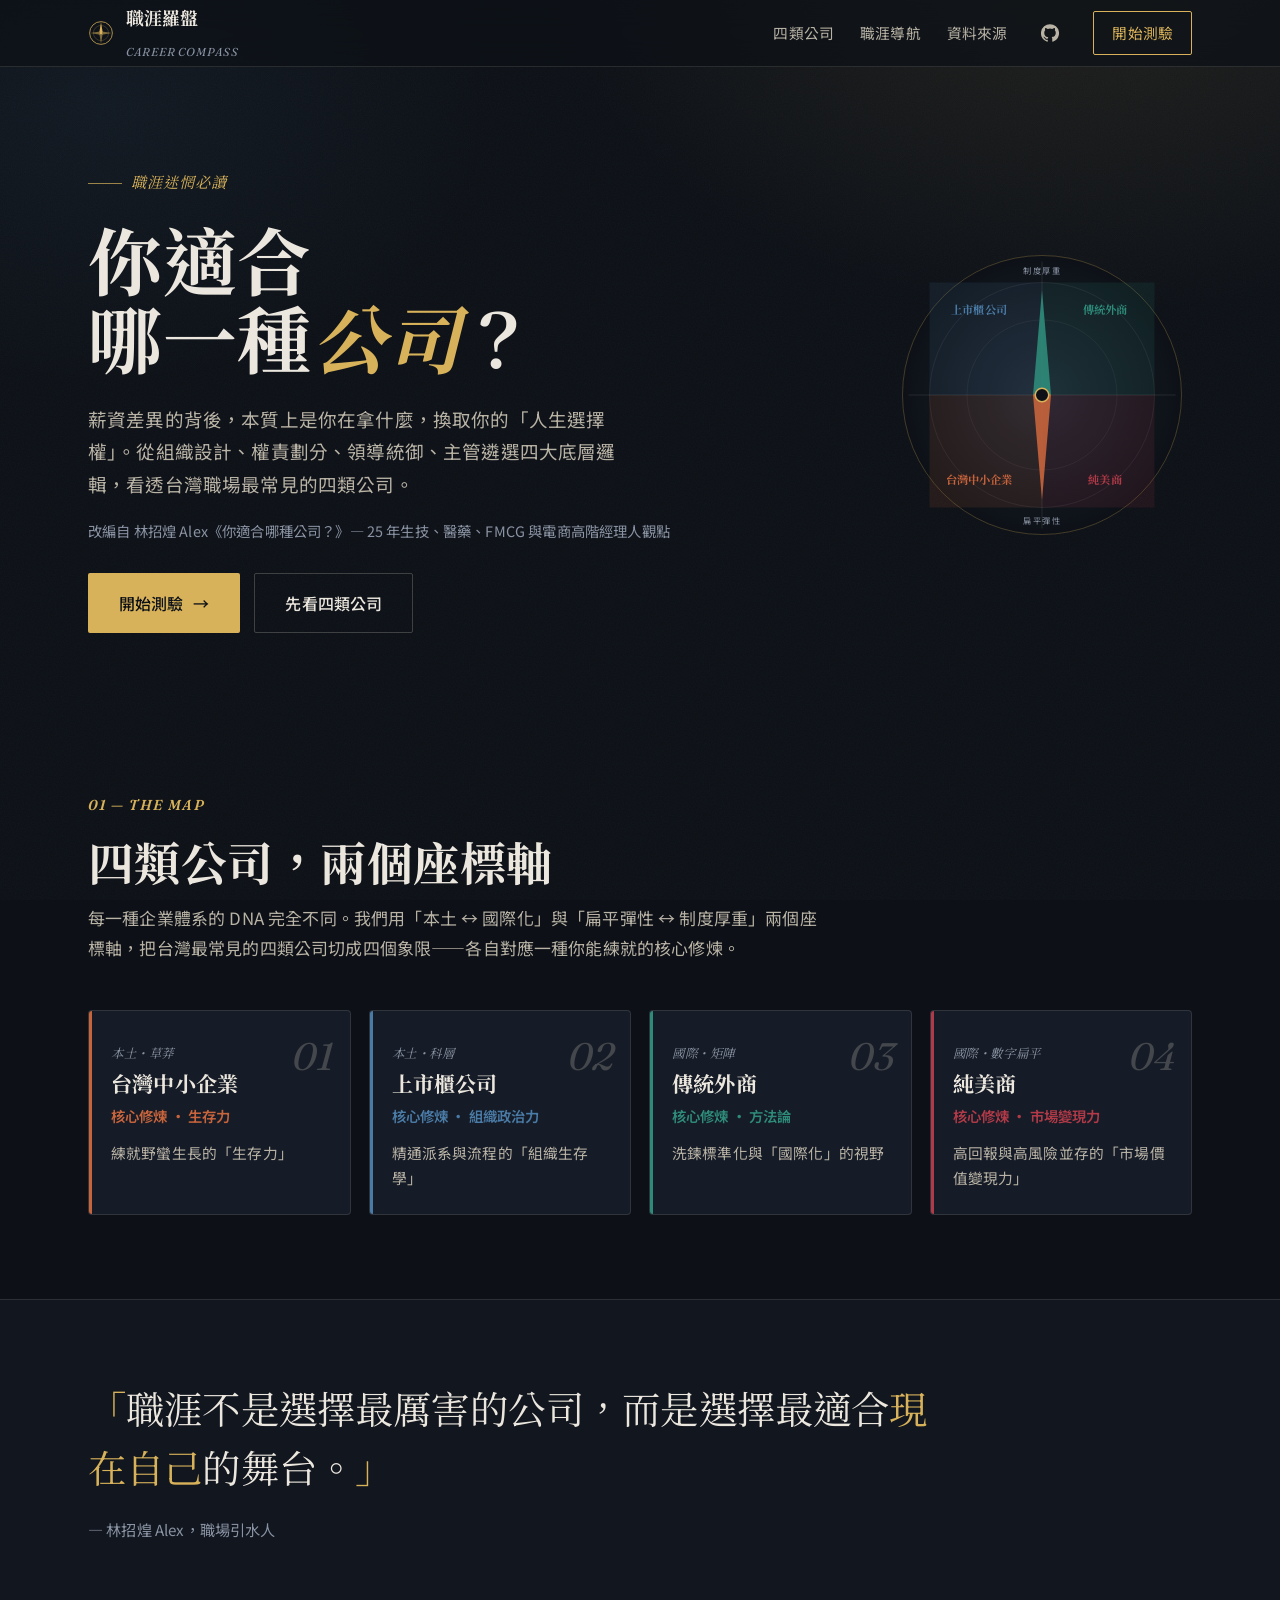
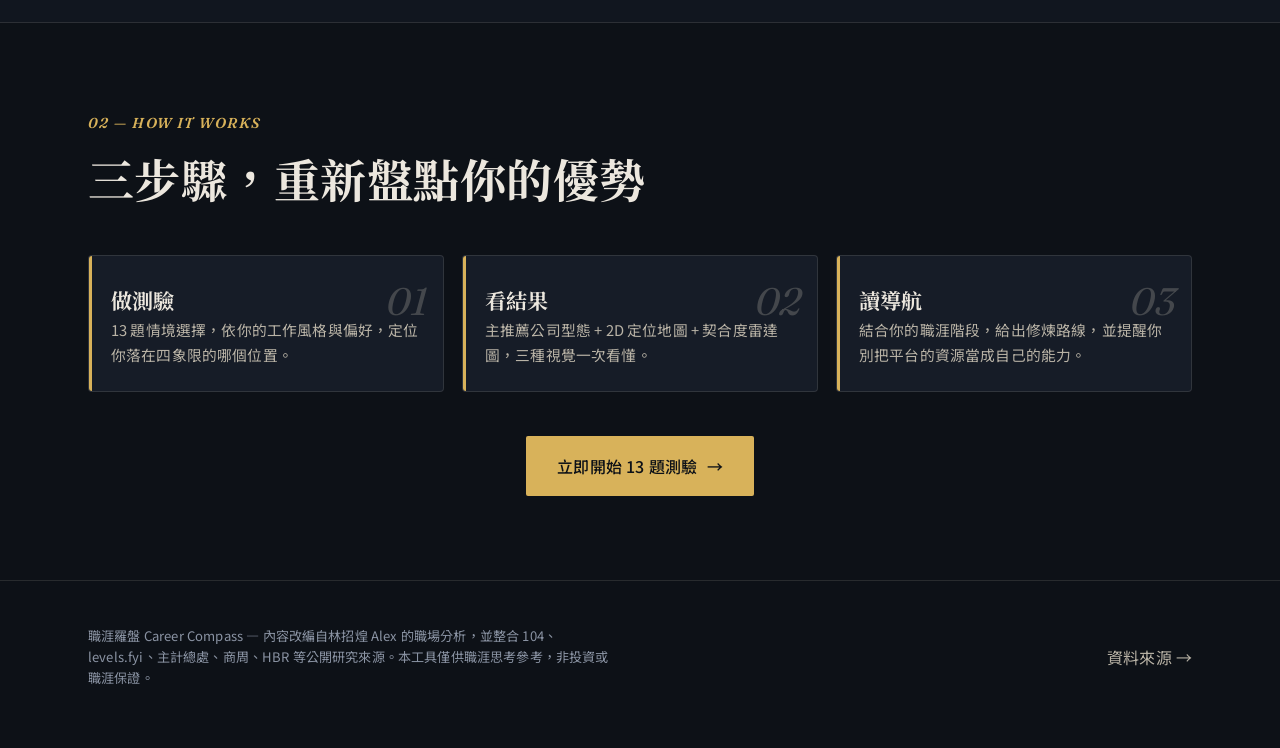
<file: index.html>
<!DOCTYPE html>
<html lang="zh-Hant">
<head>
  <!-- ==== Google Analytics 4 (Measurement ID: G-ELCYE90BPN) ==== -->
  <script async src="https://www.googletagmanager.com/gtag/js?id=G-ELCYE90BPN"></script>
  <script>
    window.dataLayer = window.dataLayer || [];
    function gtag(){ dataLayer.push(arguments); }
    gtag('js', new Date());
    gtag('config', 'G-ELCYE90BPN');
  </script>

<meta charset="UTF-8" />
<meta name="viewport" content="width=device-width, initial-scale=1.0" />
<title>職涯羅盤 Career Compass — 你適合哪一種公司？</title>
<meta property="og:url" content="https://career-choice.peteraim.com/" />
<link rel="canonical" href="https://career-choice.peteraim.com/" />
<meta name="description" content="從組織設計、權責、領導與遴選四大底層邏輯，剖析台灣職場四類公司。做測驗，找出此刻最適合你的舞台，奪回你的人生選擇權。" />
<link rel="preconnect" href="https://fonts.googleapis.com" />
<link rel="preconnect" href="https://fonts.gstatic.com" crossorigin />
<link href="https://fonts.googleapis.com/css2?family=Fraunces:ital,opsz,wght@0,9..144,500;0,9..144,600;1,9..144,500;1,9..144,600&family=Noto+Sans+TC:wght@400;500;700&family=Noto+Serif+TC:wght@500;700;900&display=swap" rel="stylesheet" />
<link rel="stylesheet" href="css/styles.css" />
  <meta property="og:image" content="https://career-choice.peteraim.com/og-image.png">
  <meta property="og:image:width" content="1200">
  <meta property="og:image:height" content="630">
  <meta name="twitter:image" content="https://career-choice.peteraim.com/og-image.png">
  <meta name="twitter:card" content="summary_large_image">
</head>
<body>

<header class="nav">
  <div class="wrap nav-inner">
    <a class="brand" href="index.html">
      <svg class="rose" viewBox="0 0 48 48" fill="none" aria-hidden="true">
        <circle cx="24" cy="24" r="21" stroke="currentColor" stroke-width="1.4"/>
        <circle cx="24" cy="24" r="14" stroke="currentColor" stroke-width="0.8" opacity="0.5"/>
        <path d="M24 4 L27 22 L24 24 L21 22 Z" fill="currentColor"/>
        <path d="M24 44 L21 26 L24 24 L27 26 Z" fill="currentColor" opacity="0.55"/>
        <path d="M4 24 L22 21 L24 24 L22 27 Z" fill="currentColor" opacity="0.55"/>
        <path d="M44 24 L26 27 L24 24 L26 21 Z" fill="currentColor" opacity="0.55"/>
        <circle cx="24" cy="24" r="2.4" fill="currentColor"/>
      </svg>
      <span>職涯羅盤<br><small>CAREER COMPASS</small></span>
    </a>
    <nav class="nav-links">
      <a href="companies.html">四類公司</a>
      <a href="navigator.html">職涯導航</a>
      <a href="sources.html">資料來源</a>
      <a class="nav-gh" href="https://github.com/tingwei161803/career-choice" target="_blank" rel="noopener" aria-label="GitHub repository">
        <svg width="18" height="18" viewBox="0 0 24 24" fill="currentColor" aria-hidden="true"><path d="M12 .3a12 12 0 0 0-3.79 23.4c.6.11.82-.26.82-.58v-2.03c-3.34.72-4.05-1.61-4.05-1.61-.54-1.4-1.33-1.77-1.33-1.77-1.09-.74.08-.73.08-.73 1.2.09 1.83 1.24 1.83 1.24 1.07 1.84 2.81 1.31 3.5 1 .11-.78.42-1.31.76-1.61-2.67-.3-5.47-1.33-5.47-5.93 0-1.31.47-2.38 1.24-3.22-.13-.31-.54-1.53.12-3.18 0 0 1.01-.32 3.3 1.23a11.5 11.5 0 0 1 6 0c2.29-1.55 3.3-1.23 3.3-1.23.66 1.65.25 2.87.12 3.18.77.84 1.24 1.91 1.24 3.22 0 4.61-2.81 5.63-5.48 5.92.43.37.81 1.1.81 2.22v3.29c0 .32.22.7.83.58A12 12 0 0 0 12 .3"/></svg>
      </a>
      <a class="nav-cta" href="quiz.html">開始測驗</a>
    </nav>
    <button class="nav-toggle" aria-label="選單">
      <svg width="26" height="26" viewBox="0 0 24 24" fill="none" stroke="currentColor" stroke-width="1.6"><path d="M3 6h18M3 12h18M3 18h18"/></svg>
    </button>
  </div>
</header>

<main>
<!-- HERO -->
  <section class="hero">
    <div class="wrap hero-grid">
      <div>
        <span class="eyebrow">職涯迷惘必讀</span>
        <h1>你適合<br>哪一種<span class="accent">公司</span>？</h1>
        <p class="lede">薪資差異的背後，本質上是你在拿什麼，換取你的「人生選擇權」。從組織設計、權責劃分、領導統御、主管遴選四大底層邏輯，看透台灣職場最常見的四類公司。</p>
        <p class="byline">改編自 林招煌 Alex《你適合哪種公司？》— 25 年生技、醫藥、FMCG 與電商高階經理人觀點</p>
        <div class="hero-cta">
          <a class="btn btn-gold" href="quiz.html">開始測驗 <span class="arrow">→</span></a>
          <a class="btn btn-ghost" href="companies.html">先看四類公司</a>
        </div>
      </div>
      <div class="compass-art" id="hero-compass"><svg viewBox="0 0 400 400" role="img" aria-label="四象限職涯羅盤"><defs><radialGradient id="g" cx="50%" cy="50%" r="50%"><stop offset="0%" stop-color="#1d2530"></stop><stop offset="100%" stop-color="#0d1117"></stop></radialGradient></defs><circle cx="200" cy="200" r="186" fill="url(#g)" stroke="rgba(216,178,90,.35)" stroke-width="1"></circle><circle cx="200" cy="200" r="150" fill="none" stroke="rgba(232,226,211,.10)"></circle><circle cx="200" cy="200" r="100" fill="none" stroke="rgba(232,226,211,.08)"></circle><line x1="200" y1="22" x2="200" y2="378" stroke="rgba(232,226,211,.14)"></line><line x1="22" y1="200" x2="378" y2="200" stroke="rgba(232,226,211,.14)"></line><path d="M200 200 L50 200 L50 50 L200 50 Z" fill="rgba(74,123,166,0.12)"></path><path d="M200 200 L350 200 L350 50 L200 50 Z" fill="rgba(46,139,122,0.12)"></path><path d="M200 200 L50 200 L50 350 L200 350 Z" fill="rgba(200,100,60,0.12)"></path><path d="M200 200 L350 200 L350 350 L200 350 Z" fill="rgba(178,58,72,0.12)"></path><path d="M200 60 L212 200 L200 210 L188 200 Z" fill="#2E8B7A" opacity=".9"></path><path d="M200 340 L188 200 L200 190 L212 200 Z" fill="#C8643C" opacity=".9"></path><circle cx="200" cy="200" r="9" fill="#0d1117" stroke="var(--gold)" stroke-width="2"></circle><text x="116" y="92" text-anchor="middle" fill="#4A7BA6" font-family="Noto Serif TC,serif" font-weight="700" font-size="15">上市櫃公司</text><text x="284" y="92" text-anchor="middle" fill="#2E8B7A" font-family="Noto Serif TC,serif" font-weight="700" font-size="15">傳統外商</text><text x="116" y="318" text-anchor="middle" fill="#C8643C" font-family="Noto Serif TC,serif" font-weight="700" font-size="15">台灣中小企業</text><text x="284" y="318" text-anchor="middle" fill="#B23A48" font-family="Noto Serif TC,serif" font-weight="700" font-size="15">純美商</text><text x="200" y="38" text-anchor="middle" fill="var(--muted)" font-family="Noto Sans TC,sans-serif" font-size="11" letter-spacing="2">制度厚重</text><text x="200" y="372" text-anchor="middle" fill="var(--muted)" font-family="Noto Sans TC,sans-serif" font-size="11" letter-spacing="2">扁平彈性</text></svg></div>
    </div>
  </section>

  <!-- 2x2 模型 + 四類卡 -->
  <section class="section" id="four">
    <div class="wrap">
      <div class="section-head reveal in">
        <span class="section-num">01 — THE MAP</span>
        <h2>四類公司，兩個座標軸</h2>
        <p>每一種企業體系的 DNA 完全不同。我們用「本土 ↔ 國際化」與「扁平彈性 ↔ 制度厚重」兩個座標軸，把台灣最常見的四類公司切成四個象限——各自對應一種你能練就的核心修煉。</p>
      </div>
      <div class="cards-4" id="cards"><a href="companies.html#sme" class="ccard reveal in" style="--co: #C8643C; --co-soft: rgba(200,100,60,.16); transition-delay: 0s;"><span class="num">01</span><span class="qd">本土・草莽</span><h3>台灣中小企業</h3><span class="ability">核心修煉 · 生存力</span><p>練就野蠻生長的「生存力」</p></a><a href="companies.html#listed" class="ccard reveal in" style="--co: #4A7BA6; --co-soft: rgba(74,123,166,.16); transition-delay: 0.06s;"><span class="num">02</span><span class="qd">本土・科層</span><h3>上市櫃公司</h3><span class="ability">核心修煉 · 組織政治力</span><p>精通派系與流程的「組織生存學」</p></a><a href="companies.html#mnc" class="ccard reveal in" style="--co: #2E8B7A; --co-soft: rgba(46,139,122,.16); transition-delay: 0.12s;"><span class="num">03</span><span class="qd">國際・矩陣</span><h3>傳統外商</h3><span class="ability">核心修煉 · 方法論</span><p>洗鍊標準化與「國際化」的視野</p></a><a href="companies.html#us" class="ccard reveal in" style="--co: #B23A48; --co-soft: rgba(178,58,72,.16); transition-delay: 0.18s;"><span class="num">04</span><span class="qd">國際・數字扁平</span><h3>純美商</h3><span class="ability">核心修煉 · 市場變現力</span><p>高回報與高風險並存的「市場價值變現力」</p></a></div>
    </div>
  </section>

  <!-- 金句 -->
  <section class="quote-band">
    <div class="wrap reveal in">
      <p class="bigquote"><span class="mark">「</span>職涯不是選擇最厲害的公司，而是選擇最適合<span class="accent" style="color:var(--gold)">現在自己</span>的舞台。<span class="mark">」</span></p>
      <p class="by">— 林招煌 Alex，職場引水人</p>
    </div>
  </section>

  <!-- 流程引導 -->
  <section class="section">
    <div class="wrap">
      <div class="section-head reveal in">
        <span class="section-num">02 — HOW IT WORKS</span>
        <h2>三步驟，重新盤點你的優勢</h2>
      </div>
      <div class="cards-4 reveal in" style="grid-template-columns:repeat(3,1fr)">
        <div class="ccard"><span class="num">01</span><h3>做測驗</h3><p>13 題情境選擇，依你的工作風格與偏好，定位你落在四象限的哪個位置。</p></div>
        <div class="ccard"><span class="num">02</span><h3>看結果</h3><p>主推薦公司型態 + 2D 定位地圖 + 契合度雷達圖，三種視覺一次看懂。</p></div>
        <div class="ccard"><span class="num">03</span><h3>讀導航</h3><p>結合你的職涯階段，給出修煉路線，並提醒你別把平台的資源當成自己的能力。</p></div>
      </div>
      <div style="text-align:center;margin-top:44px" class="reveal in">
        <a class="btn btn-gold" href="quiz.html">立即開始 13 題測驗 <span class="arrow">→</span></a>
      </div>
    </div>
  </section>
</main>

<footer class="footer">
  <div class="wrap footer-inner">
    <div class="small">職涯羅盤 Career Compass — 內容改編自林招煌 Alex 的職場分析，並整合 104、levels.fyi、主計總處、商周、HBR 等公開研究來源。本工具僅供職涯思考參考，非投資或職涯保證。</div>
    <div><a href="sources.html">資料來源 →</a></div>
  </div>
</footer>

<noscript><div class="wrap" style="padding:40px 0;color:var(--paper-dim)">本站的互動內容需要啟用 JavaScript。</div></noscript>
<script src="js/data.js"></script>
<script src="js/main.js"></script>
<script>
(function () {
  // 渲染四類公司卡
  var wrap = document.getElementById('cards');
  if (wrap && window.CC) {
    wrap.innerHTML = '';
    CC.ORDER.forEach(function (k, i) {
      var c = CC.COMPANIES[k];
      var a = document.createElement('a');
      a.href = 'companies.html#' + k;
      a.className = 'ccard reveal';
      a.style.setProperty('--co', c.color);
      a.style.setProperty('--co-soft', c.colorSoft);
      a.style.transitionDelay = (i * 0.06) + 's';
      a.innerHTML =
        '<span class="num">0' + (i + 1) + '</span>' +
        '<span class="qd">' + c.quadrant + '</span>' +
        '<h3>' + c.name + '</h3>' +
        '<span class="ability">核心修煉 · ' + c.ability + '</span>' +
        '<p>' + c.tag + '</p>';
      wrap.appendChild(a);
    });
    // 重新觀察新加入的 reveal 元素
    document.querySelectorAll('#cards .reveal').forEach(function (el) {
      if ('IntersectionObserver' in window) {
        new IntersectionObserver(function (es, o) {
          es.forEach(function (e) { if (e.isIntersecting) { e.target.classList.add('in'); o.disconnect(); } });
        }, { threshold: 0.1 }).observe(el);
      } else { el.classList.add('in'); }
    });
  }

  // Hero 羅盤 SVG
  var hc = document.getElementById('hero-compass');
  if (hc) {
    var C = CC.COMPANIES;
    hc.innerHTML =
      '<svg viewBox="0 0 400 400" role="img" aria-label="四象限職涯羅盤">' +
        '<defs><radialGradient id="g" cx="50%" cy="50%" r="50%">' +
          '<stop offset="0%" stop-color="#1d2530"/><stop offset="100%" stop-color="#0d1117"/>' +
        '</radialGradient></defs>' +
        '<circle cx="200" cy="200" r="186" fill="url(#g)" stroke="rgba(216,178,90,.35)" stroke-width="1"/>' +
        '<circle cx="200" cy="200" r="150" fill="none" stroke="rgba(232,226,211,.10)"/>' +
        '<circle cx="200" cy="200" r="100" fill="none" stroke="rgba(232,226,211,.08)"/>' +
        '<line x1="200" y1="22" x2="200" y2="378" stroke="rgba(232,226,211,.14)"/>' +
        '<line x1="22" y1="200" x2="378" y2="200" stroke="rgba(232,226,211,.14)"/>' +
        // 四象限色塊
        quadFill(C.listed.color, 200, 200, -1, -1) +
        quadFill(C.mnc.color, 200, 200, 1, -1) +
        quadFill(C.sme.color, 200, 200, -1, 1) +
        quadFill(C.us.color, 200, 200, 1, 1) +
        // 指針
        '<path d="M200 60 L212 200 L200 210 L188 200 Z" fill="' + C.mnc.color + '" opacity=".9"/>' +
        '<path d="M200 340 L188 200 L200 190 L212 200 Z" fill="' + C.sme.color + '" opacity=".9"/>' +
        '<circle cx="200" cy="200" r="9" fill="#0d1117" stroke="var(--gold)" stroke-width="2"/>' +
        // 標籤
        label(C.listed.name, 116, 92, C.listed.color) +
        label(C.mnc.name, 284, 92, C.mnc.color) +
        label(C.sme.name, 116, 318, C.sme.color) +
        label(C.us.name, 284, 318, C.us.color) +
        axis('制度厚重', 200, 38) + axis('扁平彈性', 200, 372) +
      '</svg>';
  }
  function quadFill(color, cx, cy, sx, sy) {
    var r = 150;
    var x0 = cx, y0 = cy;
    var x1 = cx + sx * r, y1 = cy;
    var x2 = cx + sx * r, y2 = cy + sy * r;
    var x3 = cx, y3 = cy + sy * r;
    var c = hexA(color, .12);
    return '<path d="M' + x0 + ' ' + y0 + ' L' + x1 + ' ' + y1 + ' L' + x2 + ' ' + y2 + ' L' + x3 + ' ' + y3 + ' Z" fill="' + c + '"/>';
  }
  function label(t, x, y, color) {
    return '<text x="' + x + '" y="' + y + '" text-anchor="middle" fill="' + color + '" font-family="Noto Serif TC,serif" font-weight="700" font-size="15">' + t + '</text>';
  }
  function axis(t, x, y) {
    return '<text x="' + x + '" y="' + y + '" text-anchor="middle" fill="var(--muted)" font-family="Noto Sans TC,sans-serif" font-size="11" letter-spacing="2">' + t + '</text>';
  }
  function hexA(hex, a) {
    var h = hex.replace('#', '');
    return 'rgba(' + parseInt(h.substr(0,2),16) + ',' + parseInt(h.substr(2,2),16) + ',' + parseInt(h.substr(4,2),16) + ',' + a + ')';
  }
})();
</script>
</body>
</html>
</file>
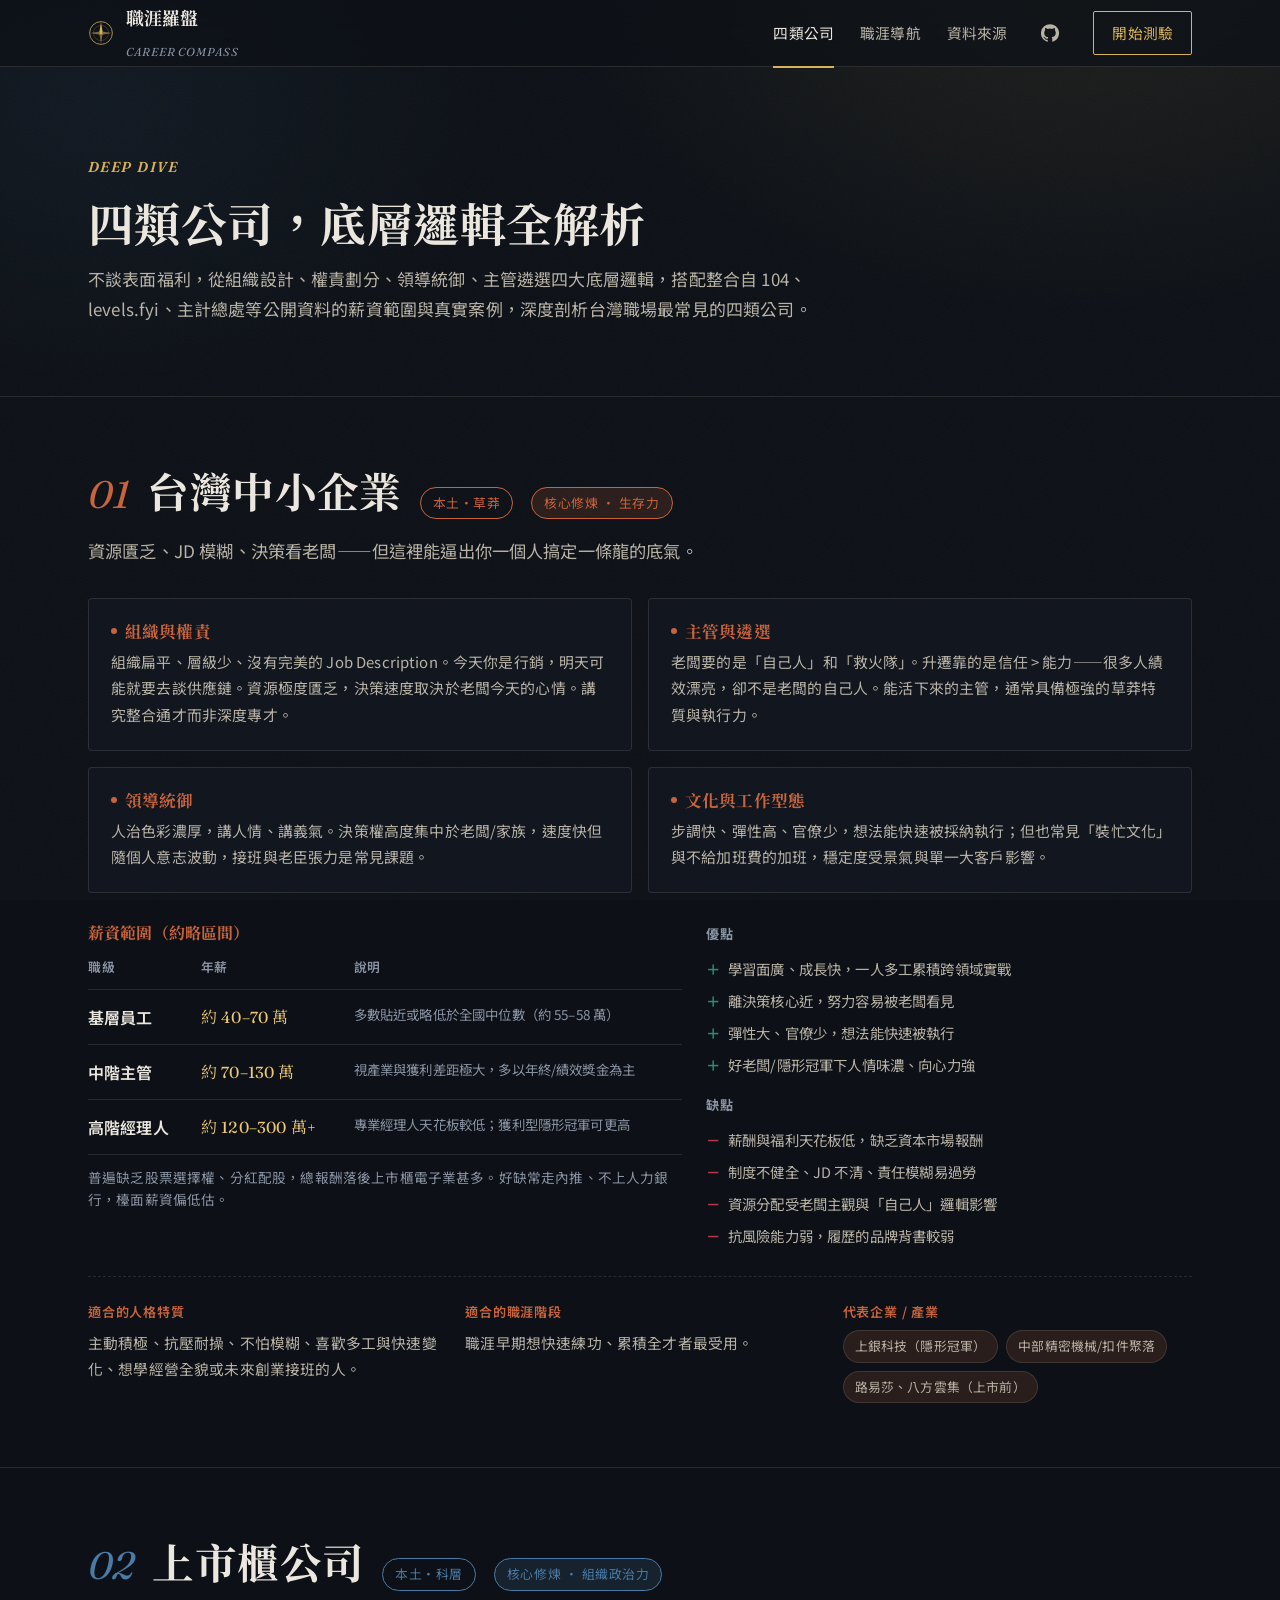
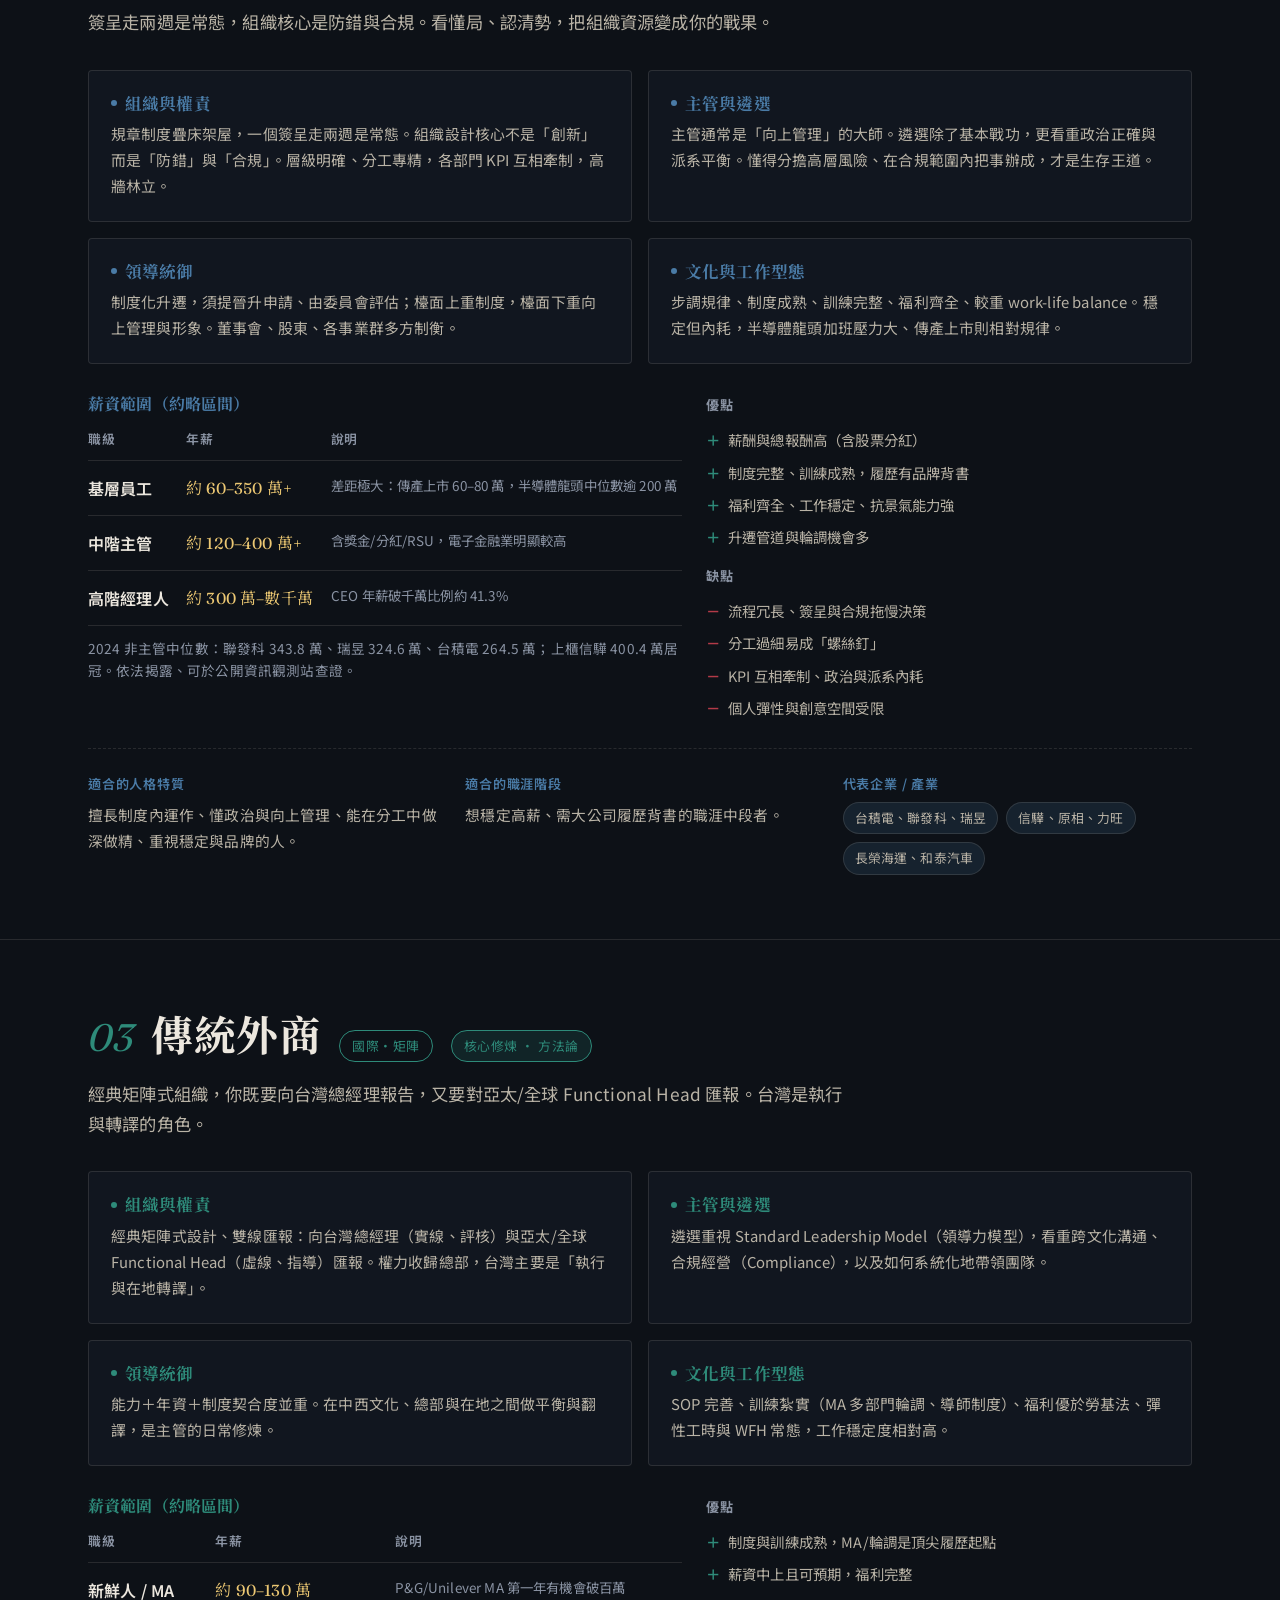
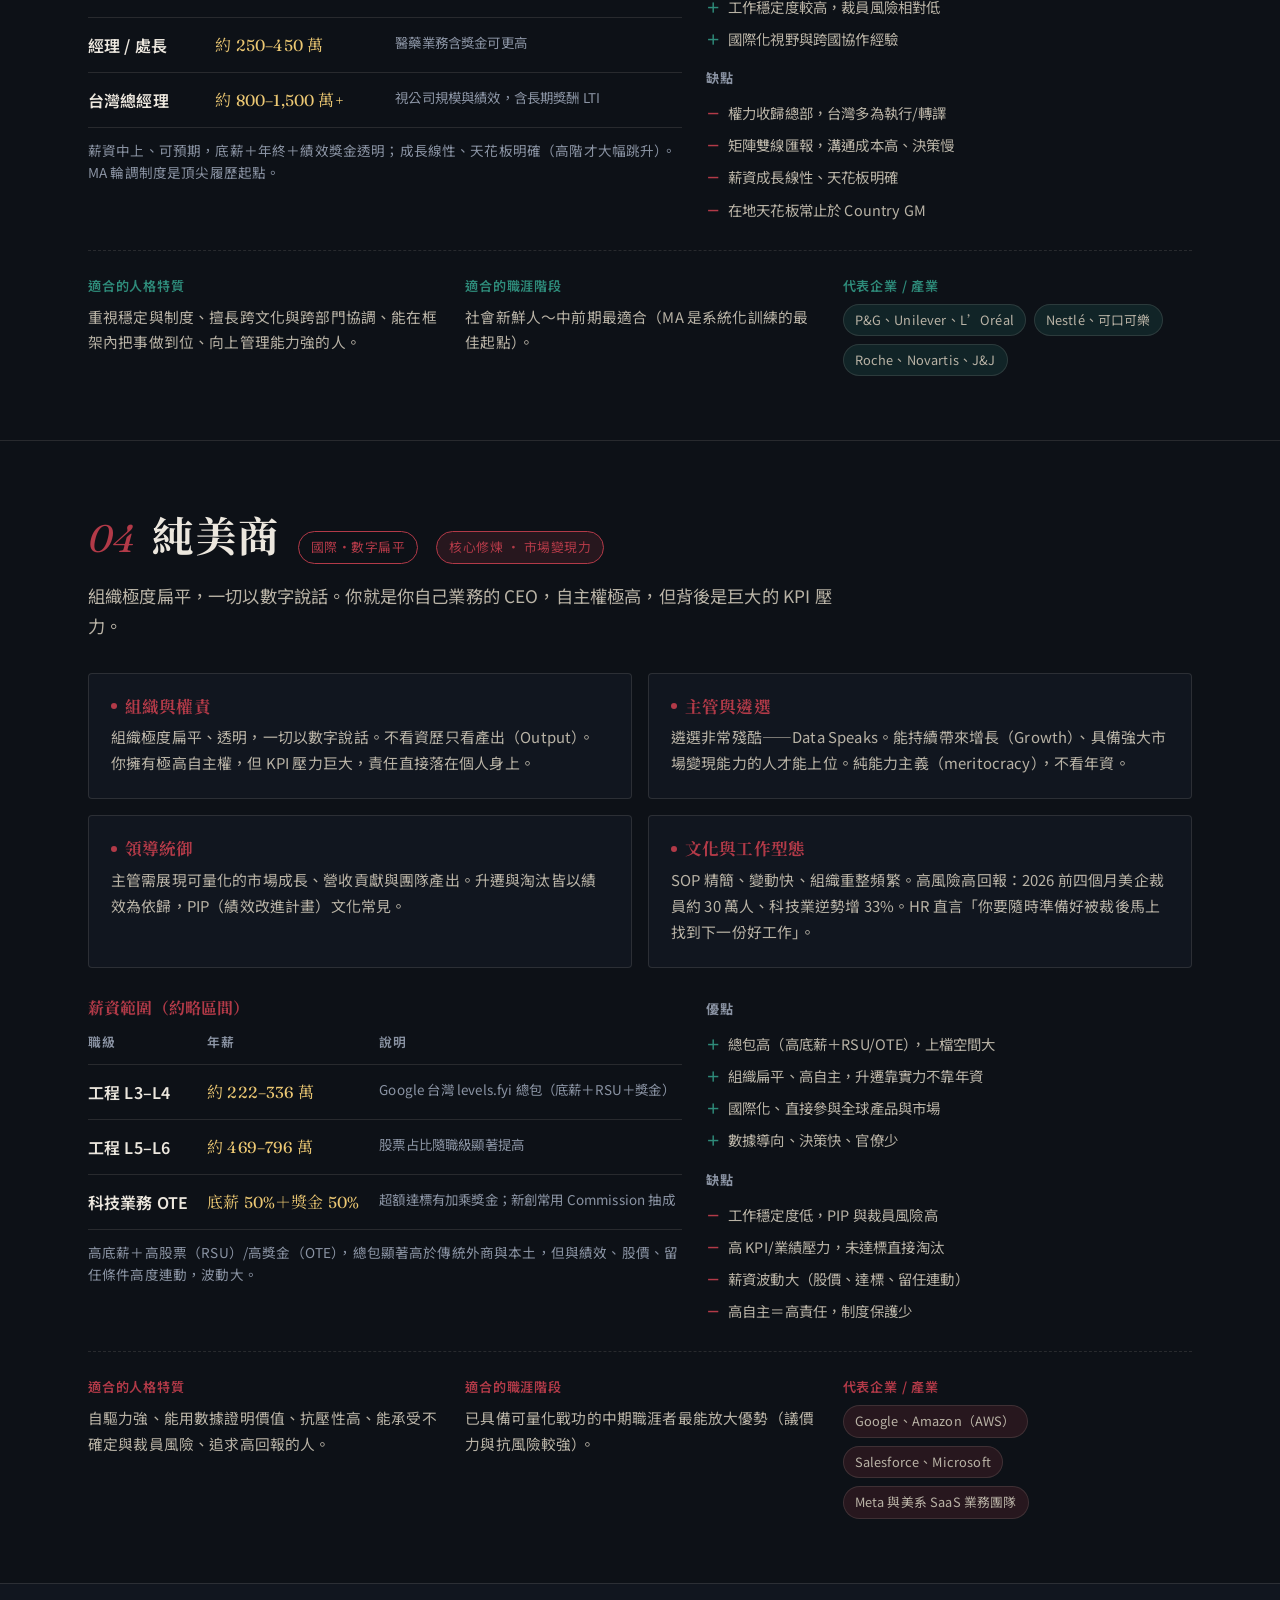
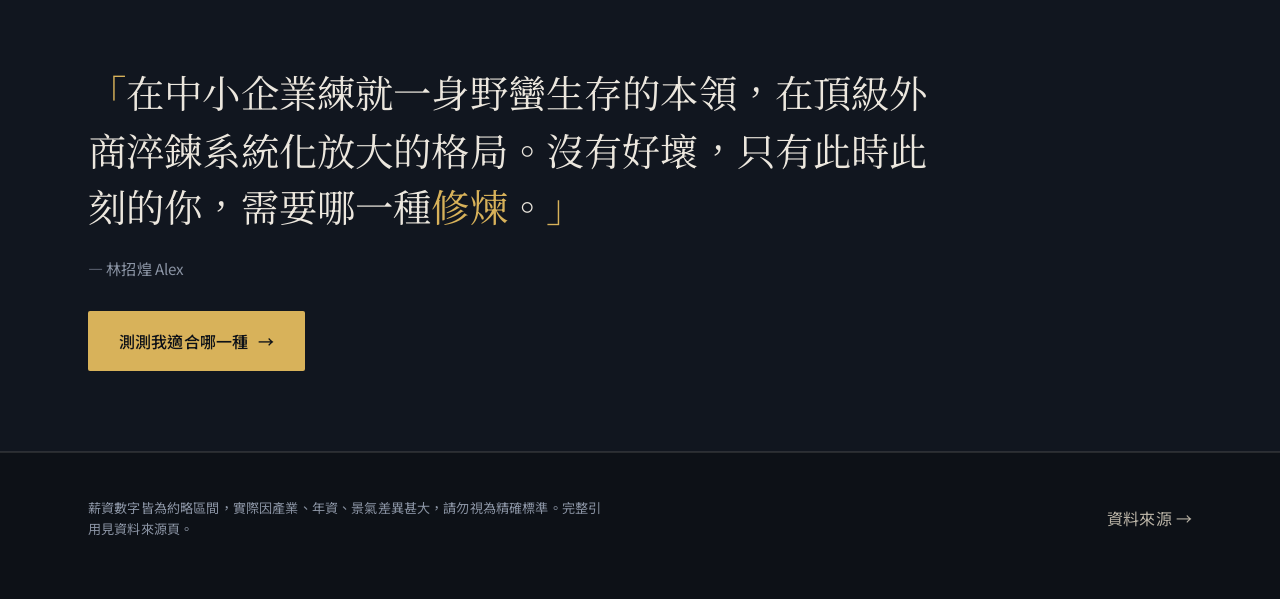
<file: companies.html>
<!DOCTYPE html>
<html lang="zh-Hant">
<head>
  <!-- ==== Google Analytics 4 (Measurement ID: G-ELCYE90BPN) ==== -->
  <script async src="https://www.googletagmanager.com/gtag/js?id=G-ELCYE90BPN"></script>
  <script>
    window.dataLayer = window.dataLayer || [];
    function gtag(){ dataLayer.push(arguments); }
    gtag('js', new Date());
    gtag('config', 'G-ELCYE90BPN');
  </script>

<meta charset="UTF-8" />
<meta name="viewport" content="width=device-width, initial-scale=1.0" />
<title>四類公司深度剖析 — 職涯羅盤</title>
<meta property="og:url" content="https://career-choice.peteraim.com/companies.html" />
<link rel="canonical" href="https://career-choice.peteraim.com/companies.html" />
<meta name="description" content="台灣中小企業、上市櫃公司、傳統外商、純美商——薪資範圍、組織權責、領導遴選、文化與真實案例的深度比較。" />
<link rel="preconnect" href="https://fonts.googleapis.com" />
<link rel="preconnect" href="https://fonts.gstatic.com" crossorigin />
<link href="https://fonts.googleapis.com/css2?family=Fraunces:ital,opsz,wght@0,9..144,500;0,9..144,600;1,9..144,500;1,9..144,600&family=Noto+Sans+TC:wght@400;500;700&family=Noto+Serif+TC:wght@500;700;900&display=swap" rel="stylesheet" />
<link rel="stylesheet" href="css/styles.css" />
  <meta property="og:image" content="https://career-choice.peteraim.com/og-image.png">
  <meta property="og:image:width" content="1200">
  <meta property="og:image:height" content="630">
  <meta name="twitter:image" content="https://career-choice.peteraim.com/og-image.png">
  <meta name="twitter:card" content="summary_large_image">
</head>
<body>

<header class="nav">
  <div class="wrap nav-inner">
    <a class="brand" href="index.html">
      <svg class="rose" viewBox="0 0 48 48" fill="none" aria-hidden="true">
        <circle cx="24" cy="24" r="21" stroke="currentColor" stroke-width="1.4"/>
        <circle cx="24" cy="24" r="14" stroke="currentColor" stroke-width="0.8" opacity="0.5"/>
        <path d="M24 4 L27 22 L24 24 L21 22 Z" fill="currentColor"/>
        <path d="M24 44 L21 26 L24 24 L27 26 Z" fill="currentColor" opacity="0.55"/>
        <path d="M4 24 L22 21 L24 24 L22 27 Z" fill="currentColor" opacity="0.55"/>
        <path d="M44 24 L26 27 L24 24 L26 21 Z" fill="currentColor" opacity="0.55"/>
        <circle cx="24" cy="24" r="2.4" fill="currentColor"/>
      </svg>
      <span>職涯羅盤<br><small>CAREER COMPASS</small></span>
    </a>
    <nav class="nav-links">
      <a href="companies.html">四類公司</a>
      <a href="navigator.html">職涯導航</a>
      <a href="sources.html">資料來源</a>
      <a class="nav-gh" href="https://github.com/tingwei161803/career-choice" target="_blank" rel="noopener" aria-label="GitHub repository">
        <svg width="18" height="18" viewBox="0 0 24 24" fill="currentColor" aria-hidden="true"><path d="M12 .3a12 12 0 0 0-3.79 23.4c.6.11.82-.26.82-.58v-2.03c-3.34.72-4.05-1.61-4.05-1.61-.54-1.4-1.33-1.77-1.33-1.77-1.09-.74.08-.73.08-.73 1.2.09 1.83 1.24 1.83 1.24 1.07 1.84 2.81 1.31 3.5 1 .11-.78.42-1.31.76-1.61-2.67-.3-5.47-1.33-5.47-5.93 0-1.31.47-2.38 1.24-3.22-.13-.31-.54-1.53.12-3.18 0 0 1.01-.32 3.3 1.23a11.5 11.5 0 0 1 6 0c2.29-1.55 3.3-1.23 3.3-1.23.66 1.65.25 2.87.12 3.18.77.84 1.24 1.91 1.24 3.22 0 4.61-2.81 5.63-5.48 5.92.43.37.81 1.1.81 2.22v3.29c0 .32.22.7.83.58A12 12 0 0 0 12 .3"/></svg>
      </a>
      <a class="nav-cta" href="quiz.html">開始測驗</a>
    </nav>
    <button class="nav-toggle" aria-label="選單">
      <svg width="26" height="26" viewBox="0 0 24 24" fill="none" stroke="currentColor" stroke-width="1.6"><path d="M3 6h18M3 12h18M3 18h18"/></svg>
    </button>
  </div>
</header>

<main>
<section class="section" style="padding-bottom:24px">
    <div class="wrap">
      <div class="section-head">
        <span class="section-num">DEEP DIVE</span>
        <h2>四類公司，底層邏輯全解析</h2>
        <p>不談表面福利，從組織設計、權責劃分、領導統御、主管遴選四大底層邏輯，搭配整合自 104、levels.fyi、主計總處等公開資料的薪資範圍與真實案例，深度剖析台灣職場最常見的四類公司。</p>
      </div>
    </div>
  </section>

  <div id="blocks"><section class="company-block reveal in" id="sme" style="--co: #C8643C; --co-soft: rgba(200,100,60,.16);"><div class="wrap"><div class="company-head"><span class="ord">01</span><h2>台灣中小企業</h2><span class="pill">本土・草莽</span><span class="pill" style="background:var(--co-soft)">核心修煉 · 生存力</span></div><p class="company-lead">資源匱乏、JD 模糊、決策看老闆——但這裡能逼出你一個人搞定一條龍的底氣。</p><div class="dim-grid"><div class="dim"><h4>組織與權責</h4><p>組織扁平、層級少、沒有完美的 Job Description。今天你是行銷，明天可能就要去談供應鏈。資源極度匱乏，決策速度取決於老闆今天的心情。講究整合通才而非深度專才。</p></div><div class="dim"><h4>主管與遴選</h4><p>老闆要的是「自己人」和「救火隊」。升遷靠的是信任 &gt; 能力——很多人績效漂亮，卻不是老闆的自己人。能活下來的主管，通常具備極強的草莽特質與執行力。</p></div><div class="dim"><h4>領導統御</h4><p>人治色彩濃厚，講人情、講義氣。決策權高度集中於老闆/家族，速度快但隨個人意志波動，接班與老臣張力是常見課題。</p></div><div class="dim"><h4>文化與工作型態</h4><p>步調快、彈性高、官僚少，想法能快速被採納執行；但也常見「裝忙文化」與不給加班費的加班，穩定度受景氣與單一大客戶影響。</p></div></div><div class="info-cols"><div><h4 style="color:var(--co);margin-bottom:14px">薪資範圍（約略區間）</h4><table class="salary-table"><thead><tr><th>職級</th><th>年薪</th><th>說明</th></tr></thead><tbody><tr><td class="lv">基層員工</td><td class="rg">約 40–70 萬</td><td class="nt">多數貼近或略低於全國中位數（約 55–58 萬）</td></tr><tr><td class="lv">中階主管</td><td class="rg">約 70–130 萬</td><td class="nt">視產業與獲利差距極大，多以年終/績效獎金為主</td></tr><tr><td class="lv">高階經理人</td><td class="rg">約 120–300 萬+</td><td class="nt">專業經理人天花板較低；獲利型隱形冠軍可更高</td></tr></tbody></table><p class="salary-foot">普遍缺乏股票選擇權、分紅配股，總報酬落後上市櫃電子業甚多。好缺常走內推、不上人力銀行，檯面薪資偏低估。</p></div><div class="proscons"><div class="pc pros"><h5>優點</h5><ul><li>學習面廣、成長快，一人多工累積跨領域實戰</li><li>離決策核心近，努力容易被老闆看見</li><li>彈性大、官僚少，想法能快速被執行</li><li>好老闆/隱形冠軍下人情味濃、向心力強</li></ul></div><div class="pc cons"><h5>缺點</h5><ul><li>薪酬與福利天花板低，缺乏資本市場報酬</li><li>制度不健全、JD 不清、責任模糊易過勞</li><li>資源分配受老闆主觀與「自己人」邏輯影響</li><li>抗風險能力弱，履歷的品牌背書較弱</li></ul></div></div></div><div class="fit-row"><div class="fb"><div class="k">適合的人格特質</div><div class="v">主動積極、抗壓耐操、不怕模糊、喜歡多工與快速變化、想學經營全貌或未來創業接班的人。</div></div><div class="fb"><div class="k">適合的職涯階段</div><div class="v">職涯早期想快速練功、累積全才者最受用。</div></div><div class="fb"><div class="k">代表企業 / 產業</div><div class="tags"><span>上銀科技（隱形冠軍）</span><span>中部精密機械/扣件聚落</span><span>路易莎、八方雲集（上市前）</span></div></div></div></div></section><section class="company-block reveal in" id="listed" style="--co: #4A7BA6; --co-soft: rgba(74,123,166,.16);"><div class="wrap"><div class="company-head"><span class="ord">02</span><h2>上市櫃公司</h2><span class="pill">本土・科層</span><span class="pill" style="background:var(--co-soft)">核心修煉 · 組織政治力</span></div><p class="company-lead">簽呈走兩週是常態，組織核心是防錯與合規。看懂局、認清勢，把組織資源變成你的戰果。</p><div class="dim-grid"><div class="dim"><h4>組織與權責</h4><p>規章制度疊床架屋，一個簽呈走兩週是常態。組織設計核心不是「創新」而是「防錯」與「合規」。層級明確、分工專精，各部門 KPI 互相牽制，高牆林立。</p></div><div class="dim"><h4>主管與遴選</h4><p>主管通常是「向上管理」的大師。遴選除了基本戰功，更看重政治正確與派系平衡。懂得分擔高層風險、在合規範圍內把事辦成，才是生存王道。</p></div><div class="dim"><h4>領導統御</h4><p>制度化升遷，須提晉升申請、由委員會評估；檯面上重制度，檯面下重向上管理與形象。董事會、股東、各事業群多方制衡。</p></div><div class="dim"><h4>文化與工作型態</h4><p>步調規律、制度成熟、訓練完整、福利齊全、較重 work-life balance。穩定但內耗，半導體龍頭加班壓力大、傳產上市則相對規律。</p></div></div><div class="info-cols"><div><h4 style="color:var(--co);margin-bottom:14px">薪資範圍（約略區間）</h4><table class="salary-table"><thead><tr><th>職級</th><th>年薪</th><th>說明</th></tr></thead><tbody><tr><td class="lv">基層員工</td><td class="rg">約 60–350 萬+</td><td class="nt">差距極大：傳產上市 60–80 萬，半導體龍頭中位數逾 200 萬</td></tr><tr><td class="lv">中階主管</td><td class="rg">約 120–400 萬+</td><td class="nt">含獎金/分紅/RSU，電子金融業明顯較高</td></tr><tr><td class="lv">高階經理人</td><td class="rg">約 300 萬–數千萬</td><td class="nt">CEO 年薪破千萬比例約 41.3%</td></tr></tbody></table><p class="salary-foot">2024 非主管中位數：聯發科 343.8 萬、瑞昱 324.6 萬、台積電 264.5 萬；上櫃信驊 400.4 萬居冠。依法揭露、可於公開資訊觀測站查證。</p></div><div class="proscons"><div class="pc pros"><h5>優點</h5><ul><li>薪酬與總報酬高（含股票分紅）</li><li>制度完整、訓練成熟，履歷有品牌背書</li><li>福利齊全、工作穩定、抗景氣能力強</li><li>升遷管道與輪調機會多</li></ul></div><div class="pc cons"><h5>缺點</h5><ul><li>流程冗長、簽呈與合規拖慢決策</li><li>分工過細易成「螺絲釘」</li><li>KPI 互相牽制、政治與派系內耗</li><li>個人彈性與創意空間受限</li></ul></div></div></div><div class="fit-row"><div class="fb"><div class="k">適合的人格特質</div><div class="v">擅長制度內運作、懂政治與向上管理、能在分工中做深做精、重視穩定與品牌的人。</div></div><div class="fb"><div class="k">適合的職涯階段</div><div class="v">想穩定高薪、需大公司履歷背書的職涯中段者。</div></div><div class="fb"><div class="k">代表企業 / 產業</div><div class="tags"><span>台積電、聯發科、瑞昱</span><span>信驊、原相、力旺</span><span>長榮海運、和泰汽車</span></div></div></div></div></section><section class="company-block reveal in" id="mnc" style="--co: #2E8B7A; --co-soft: rgba(46,139,122,.16);"><div class="wrap"><div class="company-head"><span class="ord">03</span><h2>傳統外商</h2><span class="pill">國際・矩陣</span><span class="pill" style="background:var(--co-soft)">核心修煉 · 方法論</span></div><p class="company-lead">經典矩陣式組織，你既要向台灣總經理報告，又要對亞太/全球 Functional Head 匯報。台灣是執行與轉譯的角色。</p><div class="dim-grid"><div class="dim"><h4>組織與權責</h4><p>經典矩陣式設計、雙線匯報：向台灣總經理（實線、評核）與亞太/全球 Functional Head（虛線、指導）匯報。權力收歸總部，台灣主要是「執行與在地轉譯」。</p></div><div class="dim"><h4>主管與遴選</h4><p>遴選重視 Standard Leadership Model（領導力模型），看重跨文化溝通、合規經營（Compliance），以及如何系統化地帶領團隊。</p></div><div class="dim"><h4>領導統御</h4><p>能力＋年資＋制度契合度並重。在中西文化、總部與在地之間做平衡與翻譯，是主管的日常修煉。</p></div><div class="dim"><h4>文化與工作型態</h4><p>SOP 完善、訓練紮實（MA 多部門輪調、導師制度）、福利優於勞基法、彈性工時與 WFH 常態，工作穩定度相對高。</p></div></div><div class="info-cols"><div><h4 style="color:var(--co);margin-bottom:14px">薪資範圍（約略區間）</h4><table class="salary-table"><thead><tr><th>職級</th><th>年薪</th><th>說明</th></tr></thead><tbody><tr><td class="lv">新鮮人 / MA</td><td class="rg">約 90–130 萬</td><td class="nt">P&amp;G/Unilever MA 第一年有機會破百萬</td></tr><tr><td class="lv">經理 / 處長</td><td class="rg">約 250–450 萬</td><td class="nt">醫藥業務含獎金可更高</td></tr><tr><td class="lv">台灣總經理</td><td class="rg">約 800–1,500 萬+</td><td class="nt">視公司規模與績效，含長期獎酬 LTI</td></tr></tbody></table><p class="salary-foot">薪資中上、可預期，底薪＋年終＋績效獎金透明；成長線性、天花板明確（高階才大幅跳升）。MA 輪調制度是頂尖履歷起點。</p></div><div class="proscons"><div class="pc pros"><h5>優點</h5><ul><li>制度與訓練成熟，MA/輪調是頂尖履歷起點</li><li>薪資中上且可預期，福利完整</li><li>工作穩定度較高，裁員風險相對低</li><li>國際化視野與跨國協作經驗</li></ul></div><div class="pc cons"><h5>缺點</h5><ul><li>權力收歸總部，台灣多為執行/轉譯</li><li>矩陣雙線匯報，溝通成本高、決策慢</li><li>薪資成長線性、天花板明確</li><li>在地天花板常止於 Country GM</li></ul></div></div></div><div class="fit-row"><div class="fb"><div class="k">適合的人格特質</div><div class="v">重視穩定與制度、擅長跨文化與跨部門協調、能在框架內把事做到位、向上管理能力強的人。</div></div><div class="fb"><div class="k">適合的職涯階段</div><div class="v">社會新鮮人～中前期最適合（MA 是系統化訓練的最佳起點）。</div></div><div class="fb"><div class="k">代表企業 / 產業</div><div class="tags"><span>P&amp;G、Unilever、L’Oréal</span><span>Nestlé、可口可樂</span><span>Roche、Novartis、J&amp;J</span></div></div></div></div></section><section class="company-block reveal in" id="us" style="--co: #B23A48; --co-soft: rgba(178,58,72,.16);"><div class="wrap"><div class="company-head"><span class="ord">04</span><h2>純美商</h2><span class="pill">國際・數字扁平</span><span class="pill" style="background:var(--co-soft)">核心修煉 · 市場變現力</span></div><p class="company-lead">組織極度扁平，一切以數字說話。你就是你自己業務的 CEO，自主權極高，但背後是巨大的 KPI 壓力。</p><div class="dim-grid"><div class="dim"><h4>組織與權責</h4><p>組織極度扁平、透明，一切以數字說話。不看資歷只看產出（Output）。你擁有極高自主權，但 KPI 壓力巨大，責任直接落在個人身上。</p></div><div class="dim"><h4>主管與遴選</h4><p>遴選非常殘酷——Data Speaks。能持續帶來增長（Growth）、具備強大市場變現能力的人才能上位。純能力主義（meritocracy），不看年資。</p></div><div class="dim"><h4>領導統御</h4><p>主管需展現可量化的市場成長、營收貢獻與團隊產出。升遷與淘汰皆以績效為依歸，PIP（績效改進計畫）文化常見。</p></div><div class="dim"><h4>文化與工作型態</h4><p>SOP 精簡、變動快、組織重整頻繁。高風險高回報：2026 前四個月美企裁員約 30 萬人、科技業逆勢增 33%。HR 直言「你要隨時準備好被裁後馬上找到下一份好工作」。</p></div></div><div class="info-cols"><div><h4 style="color:var(--co);margin-bottom:14px">薪資範圍（約略區間）</h4><table class="salary-table"><thead><tr><th>職級</th><th>年薪</th><th>說明</th></tr></thead><tbody><tr><td class="lv">工程 L3–L4</td><td class="rg">約 222–336 萬</td><td class="nt">Google 台灣 levels.fyi 總包（底薪＋RSU＋獎金）</td></tr><tr><td class="lv">工程 L5–L6</td><td class="rg">約 469–796 萬</td><td class="nt">股票占比隨職級顯著提高</td></tr><tr><td class="lv">科技業務 OTE</td><td class="rg">底薪 50%＋獎金 50%</td><td class="nt">超額達標有加乘獎金；新創常用 Commission 抽成</td></tr></tbody></table><p class="salary-foot">高底薪＋高股票（RSU）/高獎金（OTE），總包顯著高於傳統外商與本土，但與績效、股價、留任條件高度連動，波動大。</p></div><div class="proscons"><div class="pc pros"><h5>優點</h5><ul><li>總包高（高底薪＋RSU/OTE），上檔空間大</li><li>組織扁平、高自主，升遷靠實力不靠年資</li><li>國際化、直接參與全球產品與市場</li><li>數據導向、決策快、官僚少</li></ul></div><div class="pc cons"><h5>缺點</h5><ul><li>工作穩定度低，PIP 與裁員風險高</li><li>高 KPI/業績壓力，未達標直接淘汰</li><li>薪資波動大（股價、達標、留任連動）</li><li>高自主＝高責任，制度保護少</li></ul></div></div></div><div class="fit-row"><div class="fb"><div class="k">適合的人格特質</div><div class="v">自驅力強、能用數據證明價值、抗壓性高、能承受不確定與裁員風險、追求高回報的人。</div></div><div class="fb"><div class="k">適合的職涯階段</div><div class="v">已具備可量化戰功的中期職涯者最能放大優勢（議價力與抗風險較強）。</div></div><div class="fb"><div class="k">代表企業 / 產業</div><div class="tags"><span>Google、Amazon（AWS）</span><span>Salesforce、Microsoft</span><span>Meta 與美系 SaaS 業務團隊</span></div></div></div></div></section></div>

  <section class="quote-band">
    <div class="wrap">
      <p class="bigquote"><span class="mark">「</span>在中小企業練就一身野蠻生存的本領，在頂級外商淬鍊系統化放大的格局。沒有好壞，只有此時此刻的你，需要哪一種<span style="color:var(--gold)">修煉</span>。<span class="mark">」</span></p>
      <p class="by">— 林招煌 Alex</p>
      <div style="margin-top:30px"><a class="btn btn-gold" href="quiz.html">測測我適合哪一種 <span class="arrow">→</span></a></div>
    </div>
  </section>
</main>

<footer class="footer">
  <div class="wrap footer-inner">
    <div class="small">薪資數字皆為約略區間，實際因產業、年資、景氣差異甚大，請勿視為精確標準。完整引用見資料來源頁。</div>
    <div><a href="sources.html">資料來源 →</a></div>
  </div>
</footer>

<noscript><div class="wrap" style="padding:40px 0;color:var(--paper-dim)">本站的互動內容需要啟用 JavaScript。</div></noscript>
<script src="js/data.js"></script>
<script src="js/main.js"></script>
<script>
(function () {
  var root = document.getElementById('blocks');
  if (!root || !window.CC) return;
  root.innerHTML = '';
  CC.ORDER.forEach(function (k, i) {
    var c = CC.COMPANIES[k];
    var sec = document.createElement('section');
    sec.className = 'company-block reveal';
    sec.id = k;
    sec.style.setProperty('--co', c.color);
    sec.style.setProperty('--co-soft', c.colorSoft);

    var dims = c.dimensions.map(function (d) {
      return '<div class="dim"><h4>' + d.h + '</h4><p>' + d.t + '</p></div>';
    }).join('');

    var sal = c.salary.map(function (s) {
      return '<tr><td class="lv">' + s.lv + '</td><td class="rg">' + s.range + '</td><td class="nt">' + s.note + '</td></tr>';
    }).join('');

    var pros = c.pros.map(function (p) { return '<li>' + p + '</li>'; }).join('');
    var cons = c.cons.map(function (p) { return '<li>' + p + '</li>'; }).join('');
    var tags = c.examples.map(function (e) { return '<span>' + e + '</span>'; }).join('');

    sec.innerHTML =
      '<div class="wrap">' +
        '<div class="company-head">' +
          '<span class="ord">0' + (i + 1) + '</span>' +
          '<h2>' + c.name + '</h2>' +
          '<span class="pill">' + c.quadrant + '</span>' +
          '<span class="pill" style="background:var(--co-soft)">核心修煉 · ' + c.ability + '</span>' +
        '</div>' +
        '<p class="company-lead">' + c.oneLiner + '</p>' +
        '<div class="dim-grid">' + dims + '</div>' +
        '<div class="info-cols">' +
          '<div>' +
            '<h4 style="color:var(--co);margin-bottom:14px">薪資範圍（約略區間）</h4>' +
            '<table class="salary-table"><thead><tr><th>職級</th><th>年薪</th><th>說明</th></tr></thead><tbody>' + sal + '</tbody></table>' +
            '<p class="salary-foot">' + c.salaryNote + '</p>' +
          '</div>' +
          '<div class="proscons">' +
            '<div class="pc pros"><h5>優點</h5><ul>' + pros + '</ul></div>' +
            '<div class="pc cons"><h5>缺點</h5><ul>' + cons + '</ul></div>' +
          '</div>' +
        '</div>' +
        '<div class="fit-row">' +
          '<div class="fb"><div class="k">適合的人格特質</div><div class="v">' + c.fit + '</div></div>' +
          '<div class="fb"><div class="k">適合的職涯階段</div><div class="v">' + c.stageFit + '</div></div>' +
          '<div class="fb"><div class="k">代表企業 / 產業</div><div class="tags">' + tags + '</div></div>' +
        '</div>' +
      '</div>';
    root.appendChild(sec);
  });

  // reveal
  document.querySelectorAll('.company-block.reveal').forEach(function (el) {
    if ('IntersectionObserver' in window) {
      new IntersectionObserver(function (es, o) {
        es.forEach(function (e) { if (e.isIntersecting) { e.target.classList.add('in'); o.disconnect(); } });
      }, { threshold: 0.06 }).observe(el);
    } else { el.classList.add('in'); }
  });

  // 若帶 hash，捲動定位
  if (location.hash) {
    var t = document.getElementById(location.hash.slice(1));
    if (t) setTimeout(function () { t.scrollIntoView({ behavior: 'smooth' }); }, 200);
  }
})();
</script>
</body>
</html>
</file>
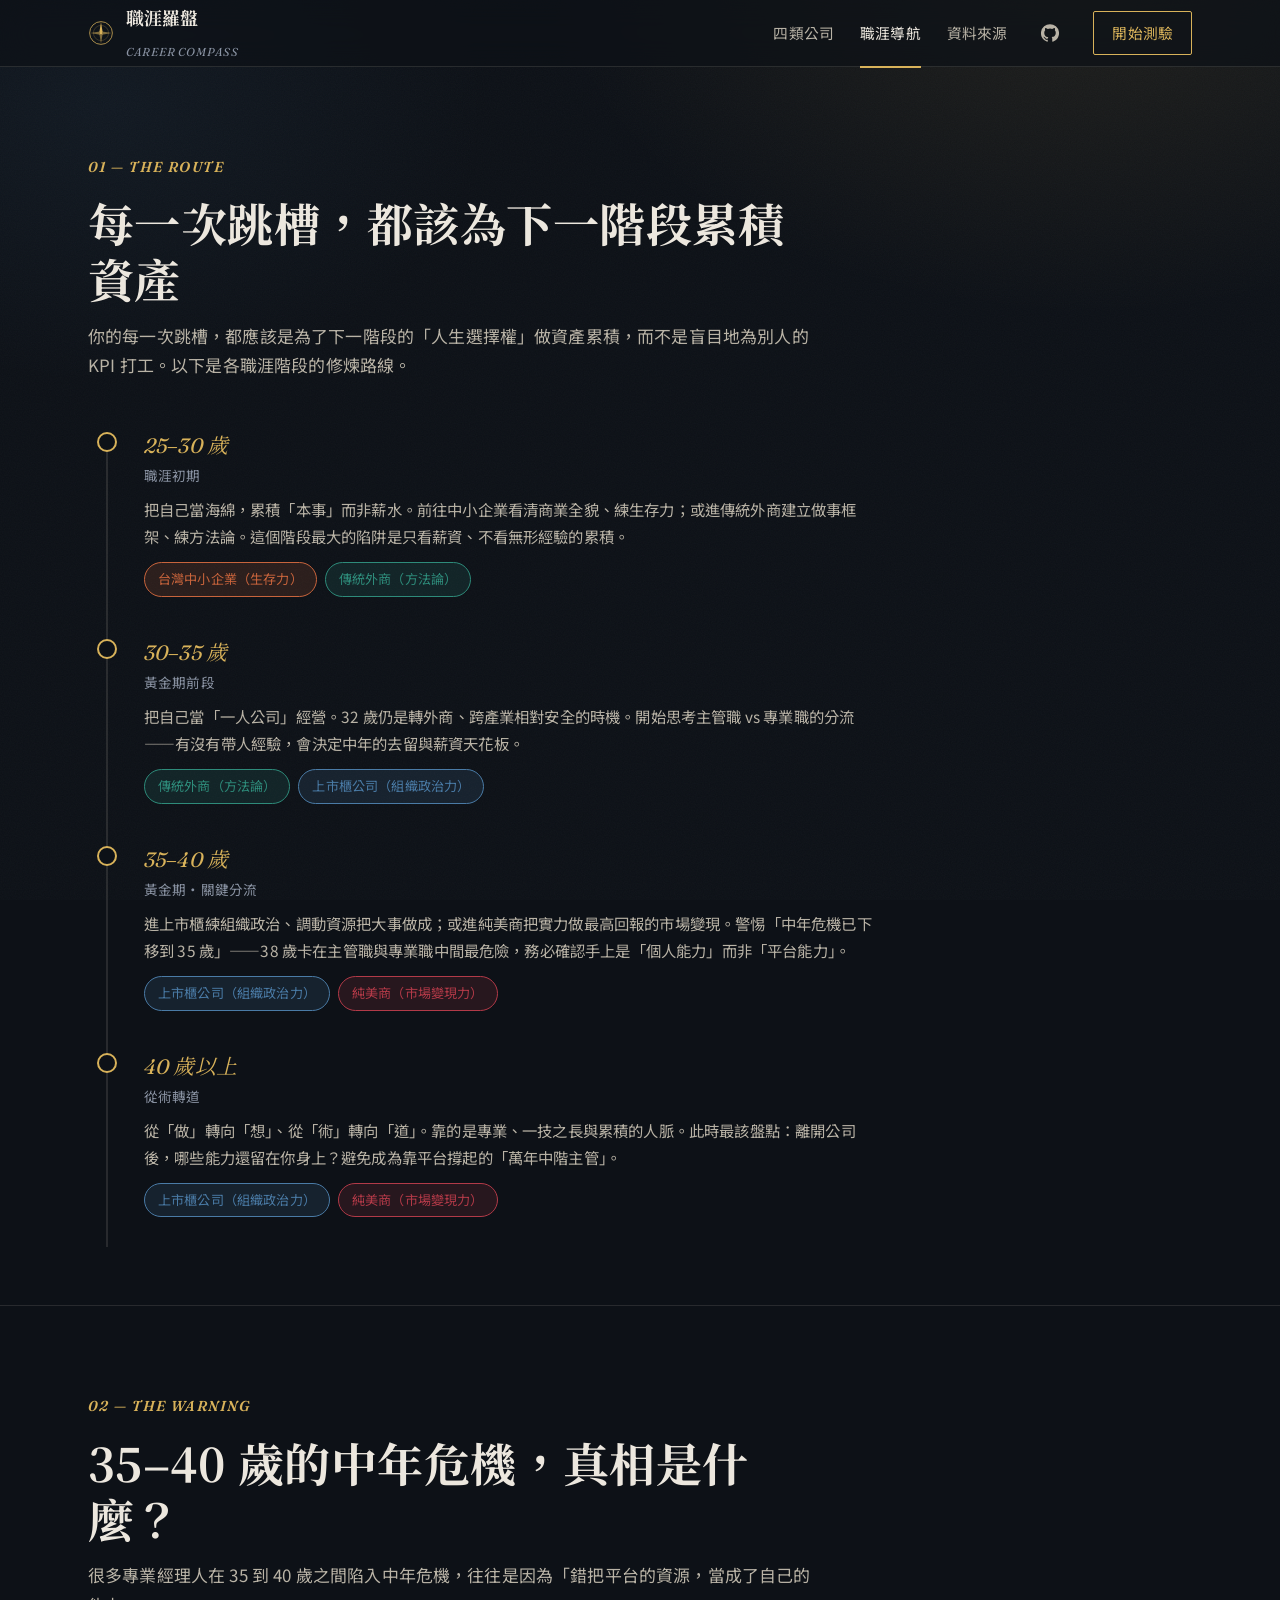
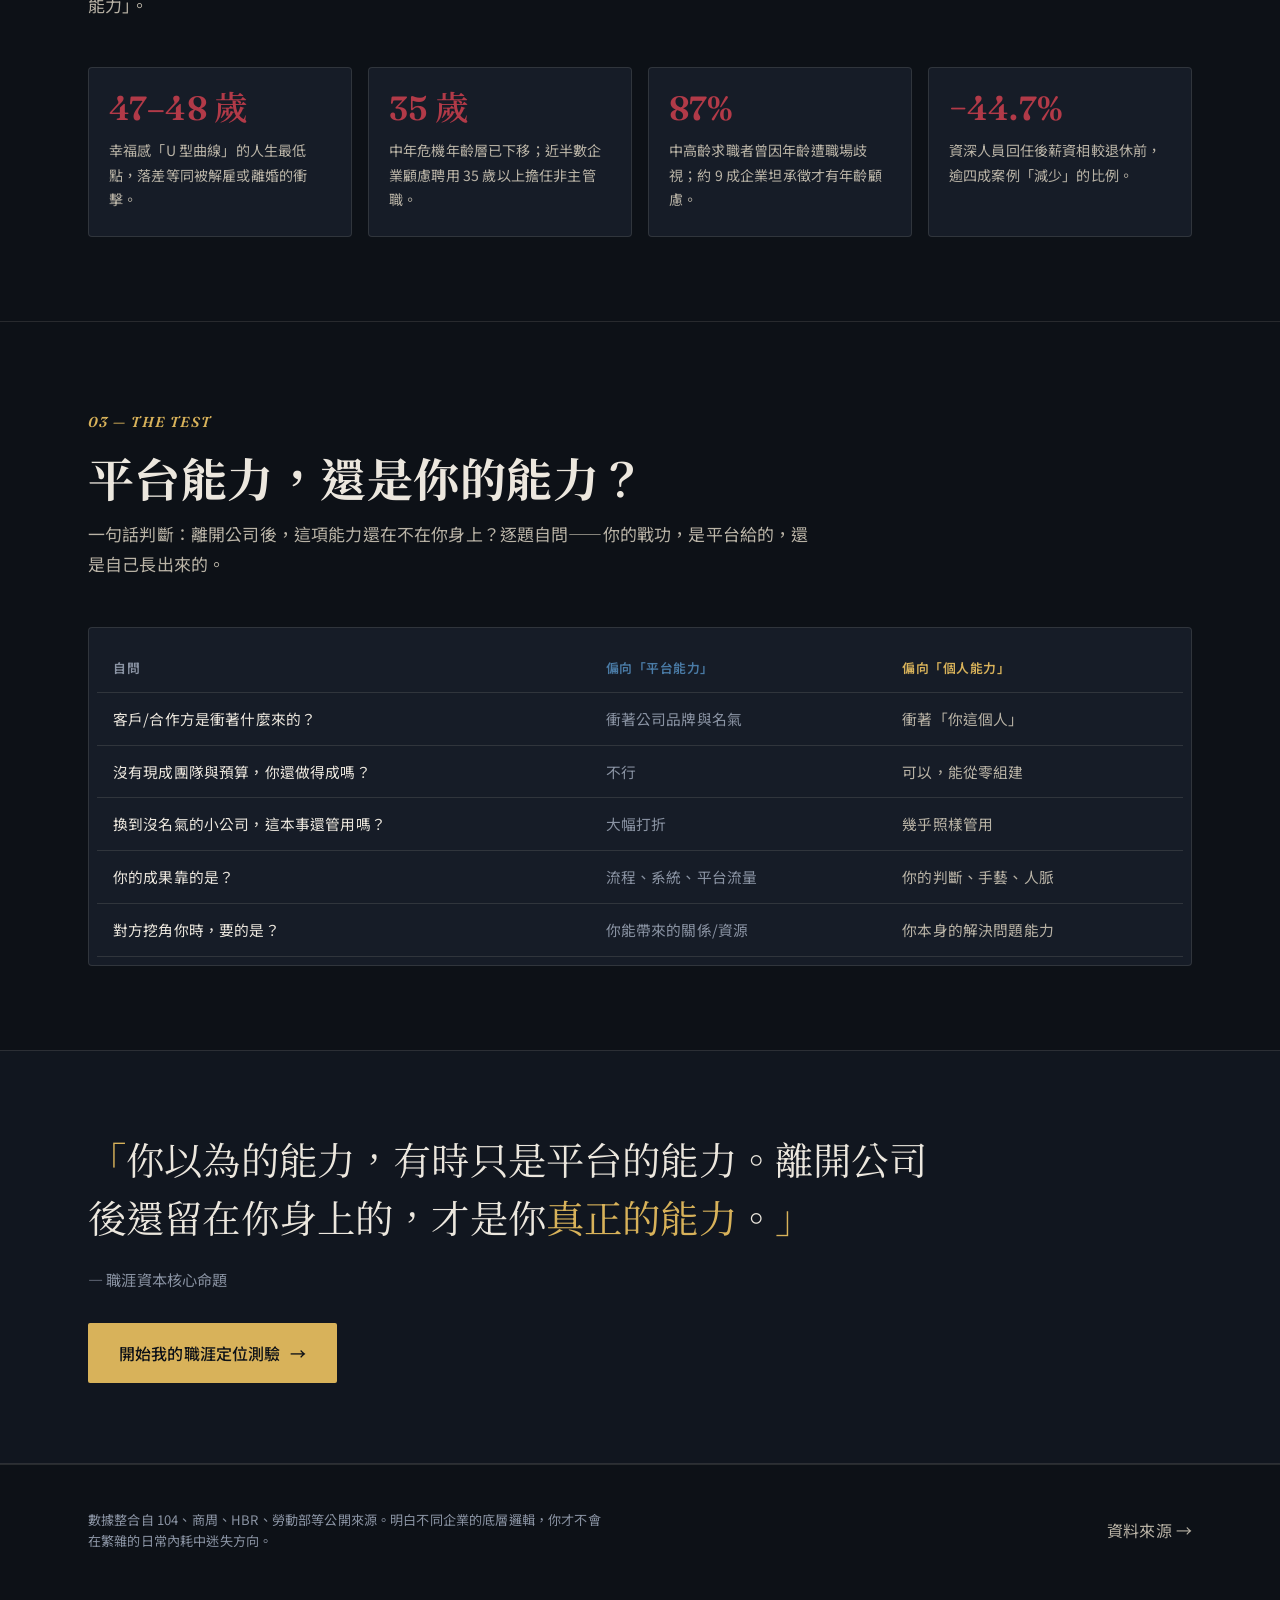
<file: navigator.html>
<!DOCTYPE html>
<html lang="zh-Hant">
<head>
  <!-- ==== Google Analytics 4 (Measurement ID: G-ELCYE90BPN) ==== -->
  <script async src="https://www.googletagmanager.com/gtag/js?id=G-ELCYE90BPN"></script>
  <script>
    window.dataLayer = window.dataLayer || [];
    function gtag(){ dataLayer.push(arguments); }
    gtag('js', new Date());
    gtag('config', 'G-ELCYE90BPN');
  </script>

<meta charset="UTF-8" />
<meta name="viewport" content="width=device-width, initial-scale=1.0" />
<title>職涯導航 — 職涯羅盤</title>
<meta property="og:url" content="https://career-choice.peteraim.com/navigator.html" />
<link rel="canonical" href="https://career-choice.peteraim.com/navigator.html" />
<meta name="description" content="不同職涯階段的修煉路線、35-40 中年危機的真相，以及如何分辨「平台能力」與「個人能力」。" />
<link rel="preconnect" href="https://fonts.googleapis.com" />
<link rel="preconnect" href="https://fonts.gstatic.com" crossorigin />
<link href="https://fonts.googleapis.com/css2?family=Fraunces:ital,opsz,wght@0,9..144,500;0,9..144,600;1,9..144,500;1,9..144,600&family=Noto+Sans+TC:wght@400;500;700&family=Noto+Serif+TC:wght@500;700;900&display=swap" rel="stylesheet" />
<link rel="stylesheet" href="css/styles.css" />
  <meta property="og:image" content="https://career-choice.peteraim.com/og-image.png">
  <meta property="og:image:width" content="1200">
  <meta property="og:image:height" content="630">
  <meta name="twitter:image" content="https://career-choice.peteraim.com/og-image.png">
  <meta name="twitter:card" content="summary_large_image">
</head>
<body>

<header class="nav">
  <div class="wrap nav-inner">
    <a class="brand" href="index.html">
      <svg class="rose" viewBox="0 0 48 48" fill="none" aria-hidden="true">
        <circle cx="24" cy="24" r="21" stroke="currentColor" stroke-width="1.4"/>
        <circle cx="24" cy="24" r="14" stroke="currentColor" stroke-width="0.8" opacity="0.5"/>
        <path d="M24 4 L27 22 L24 24 L21 22 Z" fill="currentColor"/>
        <path d="M24 44 L21 26 L24 24 L27 26 Z" fill="currentColor" opacity="0.55"/>
        <path d="M4 24 L22 21 L24 24 L22 27 Z" fill="currentColor" opacity="0.55"/>
        <path d="M44 24 L26 27 L24 24 L26 21 Z" fill="currentColor" opacity="0.55"/>
        <circle cx="24" cy="24" r="2.4" fill="currentColor"/>
      </svg>
      <span>職涯羅盤<br><small>CAREER COMPASS</small></span>
    </a>
    <nav class="nav-links">
      <a href="companies.html">四類公司</a>
      <a href="navigator.html">職涯導航</a>
      <a href="sources.html">資料來源</a>
      <a class="nav-gh" href="https://github.com/tingwei161803/career-choice" target="_blank" rel="noopener" aria-label="GitHub repository">
        <svg width="18" height="18" viewBox="0 0 24 24" fill="currentColor" aria-hidden="true"><path d="M12 .3a12 12 0 0 0-3.79 23.4c.6.11.82-.26.82-.58v-2.03c-3.34.72-4.05-1.61-4.05-1.61-.54-1.4-1.33-1.77-1.33-1.77-1.09-.74.08-.73.08-.73 1.2.09 1.83 1.24 1.83 1.24 1.07 1.84 2.81 1.31 3.5 1 .11-.78.42-1.31.76-1.61-2.67-.3-5.47-1.33-5.47-5.93 0-1.31.47-2.38 1.24-3.22-.13-.31-.54-1.53.12-3.18 0 0 1.01-.32 3.3 1.23a11.5 11.5 0 0 1 6 0c2.29-1.55 3.3-1.23 3.3-1.23.66 1.65.25 2.87.12 3.18.77.84 1.24 1.91 1.24 3.22 0 4.61-2.81 5.63-5.48 5.92.43.37.81 1.1.81 2.22v3.29c0 .32.22.7.83.58A12 12 0 0 0 12 .3"/></svg>
      </a>
      <a class="nav-cta" href="quiz.html">開始測驗</a>
    </nav>
    <button class="nav-toggle" aria-label="選單">
      <svg width="26" height="26" viewBox="0 0 24 24" fill="none" stroke="currentColor" stroke-width="1.6"><path d="M3 6h18M3 12h18M3 18h18"/></svg>
    </button>
  </div>
</header>

<main>
<!-- 階段時間軸 -->
  <section class="section" style="padding-bottom:30px">
    <div class="wrap">
      <div class="section-head reveal in">
        <span class="section-num">01 — THE ROUTE</span>
        <h2>每一次跳槽，都該為下一階段累積資產</h2>
        <p>你的每一次跳槽，都應該是為了下一階段的「人生選擇權」做資產累積，而不是盲目地為別人的 KPI 打工。以下是各職涯階段的修煉路線。</p>
      </div>
      <div class="timeline" id="timeline"><div class="tl-item"><span class="dot"></span><div class="age">25–30 歲</div><div class="ph">職涯初期</div><p>把自己當海綿，累積「本事」而非薪水。前往中小企業看清商業全貌、練生存力；或進傳統外商建立做事框架、練方法論。這個階段最大的陷阱是只看薪資、不看無形經驗的累積。</p><div class="recos"><span style="color:#C8643C;border-color:#C8643C;background:rgba(200,100,60,.16)">台灣中小企業（生存力）</span><span style="color:#2E8B7A;border-color:#2E8B7A;background:rgba(46,139,122,.16)">傳統外商（方法論）</span></div></div><div class="tl-item"><span class="dot"></span><div class="age">30–35 歲</div><div class="ph">黃金期前段</div><p>把自己當「一人公司」經營。32 歲仍是轉外商、跨產業相對安全的時機。開始思考主管職 vs 專業職的分流——有沒有帶人經驗，會決定中年的去留與薪資天花板。</p><div class="recos"><span style="color:#2E8B7A;border-color:#2E8B7A;background:rgba(46,139,122,.16)">傳統外商（方法論）</span><span style="color:#4A7BA6;border-color:#4A7BA6;background:rgba(74,123,166,.16)">上市櫃公司（組織政治力）</span></div></div><div class="tl-item"><span class="dot"></span><div class="age">35–40 歲</div><div class="ph">黃金期・關鍵分流</div><p>進上市櫃練組織政治、調動資源把大事做成；或進純美商把實力做最高回報的市場變現。警惕「中年危機已下移到 35 歲」——38 歲卡在主管職與專業職中間最危險，務必確認手上是「個人能力」而非「平台能力」。</p><div class="recos"><span style="color:#4A7BA6;border-color:#4A7BA6;background:rgba(74,123,166,.16)">上市櫃公司（組織政治力）</span><span style="color:#B23A48;border-color:#B23A48;background:rgba(178,58,72,.16)">純美商（市場變現力）</span></div></div><div class="tl-item"><span class="dot"></span><div class="age">40 歲以上</div><div class="ph">從術轉道</div><p>從「做」轉向「想」、從「術」轉向「道」。靠的是專業、一技之長與累積的人脈。此時最該盤點：離開公司後，哪些能力還留在你身上？避免成為靠平台撐起的「萬年中階主管」。</p><div class="recos"><span style="color:#4A7BA6;border-color:#4A7BA6;background:rgba(74,123,166,.16)">上市櫃公司（組織政治力）</span><span style="color:#B23A48;border-color:#B23A48;background:rgba(178,58,72,.16)">純美商（市場變現力）</span></div></div></div>
    </div>
  </section>

  <!-- 中年危機 -->
  <section class="section" style="border-top:1px solid var(--line)">
    <div class="wrap">
      <div class="section-head reveal in">
        <span class="section-num">02 — THE WARNING</span>
        <h2>35–40 歲的中年危機，真相是什麼？</h2>
        <p>很多專業經理人在 35 到 40 歲之間陷入中年危機，往往是因為「錯把平台的資源，當成了自己的能力」。</p>
      </div>
      <div class="facts reveal in" id="facts"><div class="fact"><div class="n">47–48 歲</div><div class="d">幸福感「U 型曲線」的人生最低點，落差等同被解雇或離婚的衝擊。</div></div><div class="fact"><div class="n">35 歲</div><div class="d">中年危機年齡層已下移；近半數企業顧慮聘用 35 歲以上擔任非主管職。</div></div><div class="fact"><div class="n">87%</div><div class="d">中高齡求職者曾因年齡遭職場歧視；約 9 成企業坦承徵才有年齡顧慮。</div></div><div class="fact"><div class="n">−44.7%</div><div class="d">資深人員回任後薪資相較退休前，逾四成案例「減少」的比例。</div></div></div>
    </div>
  </section>

  <!-- 平台 vs 個人能力 -->
  <section class="section" style="border-top:1px solid var(--line)">
    <div class="wrap">
      <div class="section-head reveal in">
        <span class="section-num">03 — THE TEST</span>
        <h2>平台能力，還是你的能力？</h2>
        <p>一句話判斷：離開公司後，這項能力還在不在你身上？逐題自問——你的戰功，是平台給的，還是自己長出來的。</p>
      </div>
      <div class="panel reveal in" style="padding:8px 8px">
        <table class="checklist" id="checklist">
          <thead><tr><th>自問</th><th class="plat">偏向「平台能力」</th><th class="self">偏向「個人能力」</th></tr></thead>
          <tbody><tr><td class="q">客戶/合作方是衝著什麼來的？</td><td class="pv">衝著公司品牌與名氣</td><td class="sv">衝著「你這個人」</td></tr><tr><td class="q">沒有現成團隊與預算，你還做得成嗎？</td><td class="pv">不行</td><td class="sv">可以，能從零組建</td></tr><tr><td class="q">換到沒名氣的小公司，這本事還管用嗎？</td><td class="pv">大幅打折</td><td class="sv">幾乎照樣管用</td></tr><tr><td class="q">你的成果靠的是？</td><td class="pv">流程、系統、平台流量</td><td class="sv">你的判斷、手藝、人脈</td></tr><tr><td class="q">對方挖角你時，要的是？</td><td class="pv">你能帶來的關係/資源</td><td class="sv">你本身的解決問題能力</td></tr></tbody>
        </table>
      </div>
    </div>
  </section>

  <!-- 選擇權金句 -->
  <section class="quote-band">
    <div class="wrap reveal in">
      <p class="bigquote"><span class="mark">「</span>你以為的能力，有時只是平台的能力。離開公司後還留在你身上的，才是你<span style="color:var(--gold)">真正的能力</span>。<span class="mark">」</span></p>
      <p class="by">— 職涯資本核心命題</p>
      <div style="margin-top:30px"><a class="btn btn-gold" href="quiz.html">開始我的職涯定位測驗 <span class="arrow">→</span></a></div>
    </div>
  </section>
</main>

<footer class="footer">
  <div class="wrap footer-inner">
    <div class="small">數據整合自 104、商周、HBR、勞動部等公開來源。明白不同企業的底層邏輯，你才不會在繁雜的日常內耗中迷失方向。</div>
    <div><a href="sources.html">資料來源 →</a></div>
  </div>
</footer>

<noscript><div class="wrap" style="padding:40px 0;color:var(--paper-dim)">本頁互動內容需要啟用 JavaScript。</div></noscript>
<script src="js/data.js"></script>
<script src="js/main.js"></script>
<script>
(function () {
  if (!window.CC) return;
  var C = CC.COMPANIES;

  // 時間軸
  var tl = document.getElementById('timeline');
  tl.innerHTML = '';
  CC.STAGES.forEach(function (s) {
    var recos = s.recommend.map(function (k) {
      var co = C[k];
      return '<span style="color:' + co.color + ';border-color:' + co.color + ';background:' + co.colorSoft + '">' + co.name + '（' + co.ability + '）</span>';
    }).join('');
    var item = document.createElement('div');
    item.className = 'tl-item';
    item.innerHTML =
      '<span class="dot"></span>' +
      '<div class="age">' + s.label + '</div>' +
      '<div class="ph">' + s.sub + '</div>' +
      '<p>' + s.advice + '</p>' +
      '<div class="recos">' + recos + '</div>';
    tl.appendChild(item);
  });

  // 中年危機數據
  var facts = document.getElementById('facts');
  facts.innerHTML = '';
  CC.MIDLIFE.facts.forEach(function (f) {
    var d = document.createElement('div');
    d.className = 'fact';
    d.innerHTML = '<div class="n">' + f.n + '</div><div class="d">' + f.d + '</div>';
    facts.appendChild(d);
  });

  // 檢測表
  var tb = document.querySelector('#checklist tbody');
  tb.innerHTML = '';
  CC.MIDLIFE.checklist.forEach(function (r) {
    var tr = document.createElement('tr');
    tr.innerHTML = '<td class="q">' + r.q + '</td><td class="pv">' + r.platform + '</td><td class="sv">' + r.self + '</td>';
    tb.appendChild(tr);
  });

  // reveal
  document.querySelectorAll('.reveal').forEach(function (el) {
    if ('IntersectionObserver' in window) {
      new IntersectionObserver(function (es, o) {
        es.forEach(function (e) { if (e.isIntersecting) { e.target.classList.add('in'); o.disconnect(); } });
      }, { threshold: 0.08 }).observe(el);
    } else { el.classList.add('in'); }
  });
})();
</script>
</body>
</html>
</file>
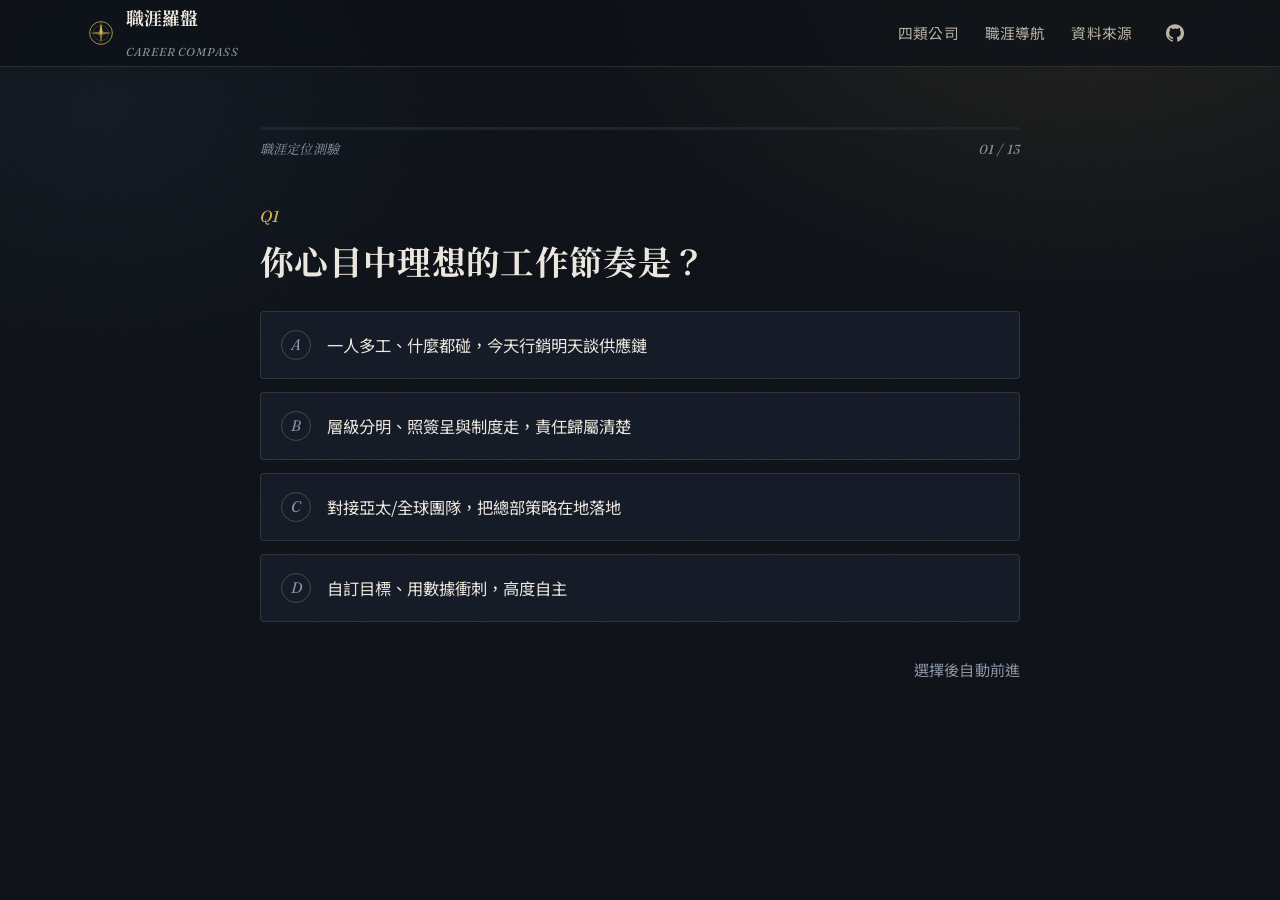
<file: quiz.html>
<!DOCTYPE html>
<html lang="zh-Hant">
<head>
  <!-- ==== Google Analytics 4 (Measurement ID: G-ELCYE90BPN) ==== -->
  <script async src="https://www.googletagmanager.com/gtag/js?id=G-ELCYE90BPN"></script>
  <script>
    window.dataLayer = window.dataLayer || [];
    function gtag(){ dataLayer.push(arguments); }
    gtag('js', new Date());
    gtag('config', 'G-ELCYE90BPN');
  </script>

<meta charset="UTF-8" />
<meta name="viewport" content="width=device-width, initial-scale=1.0" />
<title>職涯定位測驗 — 職涯羅盤</title>
<meta property="og:url" content="https://career-choice.peteraim.com/quiz.html" />
<link rel="canonical" href="https://career-choice.peteraim.com/quiz.html" />
<meta name="description" content="13 題情境測驗，定位你落在四象限的位置，找出此刻最適合你的公司型態。" />
<link rel="preconnect" href="https://fonts.googleapis.com" />
<link rel="preconnect" href="https://fonts.gstatic.com" crossorigin />
<link href="https://fonts.googleapis.com/css2?family=Fraunces:ital,opsz,wght@0,9..144,500;0,9..144,600;1,9..144,500;1,9..144,600&family=Noto+Sans+TC:wght@400;500;700&family=Noto+Serif+TC:wght@500;700;900&display=swap" rel="stylesheet" />
<link rel="stylesheet" href="css/styles.css" />
  <meta property="og:image" content="https://career-choice.peteraim.com/og-image.png">
  <meta property="og:image:width" content="1200">
  <meta property="og:image:height" content="630">
  <meta name="twitter:image" content="https://career-choice.peteraim.com/og-image.png">
  <meta name="twitter:card" content="summary_large_image">
</head>
<body>

<header class="nav">
  <div class="wrap nav-inner">
    <a class="brand" href="index.html">
      <svg class="rose" viewBox="0 0 48 48" fill="none" aria-hidden="true">
        <circle cx="24" cy="24" r="21" stroke="currentColor" stroke-width="1.4"/>
        <circle cx="24" cy="24" r="14" stroke="currentColor" stroke-width="0.8" opacity="0.5"/>
        <path d="M24 4 L27 22 L24 24 L21 22 Z" fill="currentColor"/>
        <path d="M24 44 L21 26 L24 24 L27 26 Z" fill="currentColor" opacity="0.55"/>
        <path d="M4 24 L22 21 L24 24 L22 27 Z" fill="currentColor" opacity="0.55"/>
        <path d="M44 24 L26 27 L24 24 L26 21 Z" fill="currentColor" opacity="0.55"/>
        <circle cx="24" cy="24" r="2.4" fill="currentColor"/>
      </svg>
      <span>職涯羅盤<br><small>CAREER COMPASS</small></span>
    </a>
    <nav class="nav-links">
      <a href="companies.html">四類公司</a>
      <a href="navigator.html">職涯導航</a>
      <a href="sources.html">資料來源</a>
      <a class="nav-gh" href="https://github.com/tingwei161803/career-choice" target="_blank" rel="noopener" aria-label="GitHub repository">
        <svg width="18" height="18" viewBox="0 0 24 24" fill="currentColor" aria-hidden="true"><path d="M12 .3a12 12 0 0 0-3.79 23.4c.6.11.82-.26.82-.58v-2.03c-3.34.72-4.05-1.61-4.05-1.61-.54-1.4-1.33-1.77-1.33-1.77-1.09-.74.08-.73.08-.73 1.2.09 1.83 1.24 1.83 1.24 1.07 1.84 2.81 1.31 3.5 1 .11-.78.42-1.31.76-1.61-2.67-.3-5.47-1.33-5.47-5.93 0-1.31.47-2.38 1.24-3.22-.13-.31-.54-1.53.12-3.18 0 0 1.01-.32 3.3 1.23a11.5 11.5 0 0 1 6 0c2.29-1.55 3.3-1.23 3.3-1.23.66 1.65.25 2.87.12 3.18.77.84 1.24 1.91 1.24 3.22 0 4.61-2.81 5.63-5.48 5.92.43.37.81 1.1.81 2.22v3.29c0 .32.22.7.83.58A12 12 0 0 0 12 .3"/></svg>
      </a>
    </nav>
  </div>
</header>

<main>
<div class="wrap">
    <div class="quiz-shell">
      <div class="progress"><i id="q-bar" style="width: 0%;"></i></div>
      <div class="progress-meta">
        <span>職涯定位測驗</span>
        <span id="q-step">01 / 13</span>
      </div>

      <div class="qcard" id="q-card" style="">
        <span class="qn" id="q-num">Q1</span>
        <h2 id="q-title">你心目中理想的工作節奏是？</h2>
        <div class="opts" id="q-opts"><button class="opt" type="button"><span class="mk">A</span><span>一人多工、什麼都碰，今天行銷明天談供應鏈</span></button><button class="opt" type="button"><span class="mk">B</span><span>層級分明、照簽呈與制度走，責任歸屬清楚</span></button><button class="opt" type="button"><span class="mk">C</span><span>對接亞太/全球團隊，把總部策略在地落地</span></button><button class="opt" type="button"><span class="mk">D</span><span>自訂目標、用數據衝刺，高度自主</span></button></div>
      </div>

      <div class="quiz-nav">
        <button class="lnk" id="q-back" disabled="">← 上一題</button>
        <span class="lnk" style="color:var(--muted);cursor:default">選擇後自動前進</span>
      </div>
    </div>
  </div>
</main>

<noscript><div class="wrap" style="padding:40px 0;color:var(--paper-dim)">測驗需要啟用 JavaScript。</div></noscript>
<script src="js/data.js"></script>
<script src="js/main.js"></script>
<script src="js/quiz.js"></script>
</body>
</html>
</file>
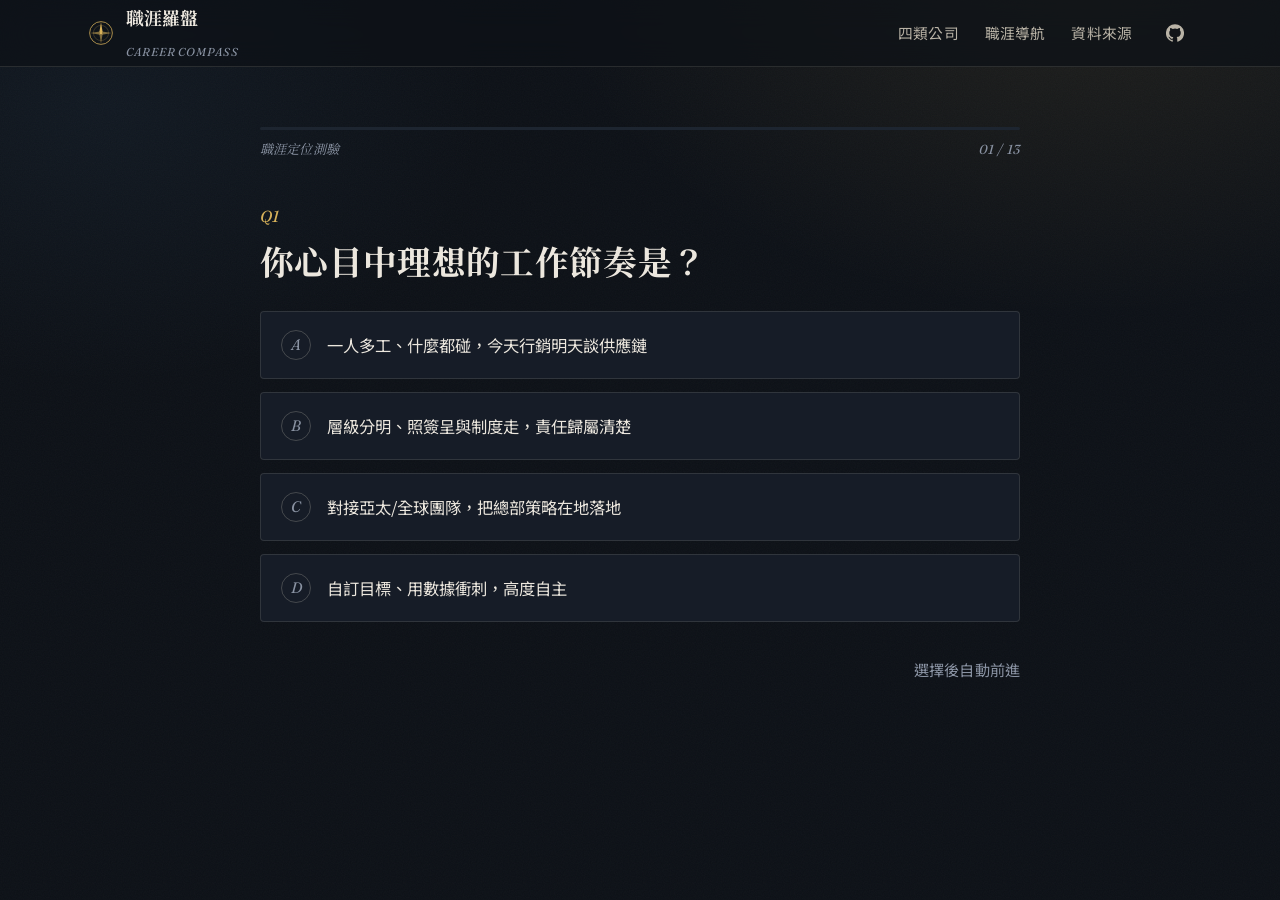
<file: result.html>
<!DOCTYPE html>
<html lang="zh-Hant">
<head>
  <!-- ==== Google Analytics 4 (Measurement ID: G-ELCYE90BPN) ==== -->
  <script async src="https://www.googletagmanager.com/gtag/js?id=G-ELCYE90BPN"></script>
  <script>
    window.dataLayer = window.dataLayer || [];
    function gtag(){ dataLayer.push(arguments); }
    gtag('js', new Date());
    gtag('config', 'G-ELCYE90BPN');
  </script>

<meta charset="UTF-8" />
<meta name="viewport" content="width=device-width, initial-scale=1.0" />
<title>你的職涯定位 — 職涯羅盤</title>
<meta property="og:url" content="https://career-choice.peteraim.com/result.html" />
<link rel="canonical" href="https://career-choice.peteraim.com/result.html" />
<meta name="description" content="你的測驗結果：最適合的公司型態、2D 定位地圖、契合度雷達圖與職涯階段導航建議。" />
<link rel="preconnect" href="https://fonts.googleapis.com" />
<link rel="preconnect" href="https://fonts.gstatic.com" crossorigin />
<link href="https://fonts.googleapis.com/css2?family=Fraunces:ital,opsz,wght@0,9..144,500;0,9..144,600;1,9..144,500;1,9..144,600&family=Noto+Sans+TC:wght@400;500;700&family=Noto+Serif+TC:wght@500;700;900&display=swap" rel="stylesheet" />
<link rel="stylesheet" href="css/styles.css" />
  <meta property="og:image" content="https://career-choice.peteraim.com/og-image.png">
  <meta property="og:image:width" content="1200">
  <meta property="og:image:height" content="630">
  <meta name="twitter:image" content="https://career-choice.peteraim.com/og-image.png">
  <meta name="twitter:card" content="summary_large_image">
</head>
<body>

<header class="nav">
  <div class="wrap nav-inner">
    <a class="brand" href="index.html">
      <svg class="rose" viewBox="0 0 48 48" fill="none" aria-hidden="true">
        <circle cx="24" cy="24" r="21" stroke="currentColor" stroke-width="1.4"/>
        <circle cx="24" cy="24" r="14" stroke="currentColor" stroke-width="0.8" opacity="0.5"/>
        <path d="M24 4 L27 22 L24 24 L21 22 Z" fill="currentColor"/>
        <path d="M24 44 L21 26 L24 24 L27 26 Z" fill="currentColor" opacity="0.55"/>
        <path d="M4 24 L22 21 L24 24 L22 27 Z" fill="currentColor" opacity="0.55"/>
        <path d="M44 24 L26 27 L24 24 L26 21 Z" fill="currentColor" opacity="0.55"/>
        <circle cx="24" cy="24" r="2.4" fill="currentColor"/>
      </svg>
      <span>職涯羅盤<br><small>CAREER COMPASS</small></span>
    </a>
    <nav class="nav-links">
      <a href="companies.html">四類公司</a>
      <a href="navigator.html">職涯導航</a>
      <a href="sources.html">資料來源</a>
      <a class="nav-gh" href="https://github.com/tingwei161803/career-choice" target="_blank" rel="noopener" aria-label="GitHub repository">
        <svg width="18" height="18" viewBox="0 0 24 24" fill="currentColor" aria-hidden="true"><path d="M12 .3a12 12 0 0 0-3.79 23.4c.6.11.82-.26.82-.58v-2.03c-3.34.72-4.05-1.61-4.05-1.61-.54-1.4-1.33-1.77-1.33-1.77-1.09-.74.08-.73.08-.73 1.2.09 1.83 1.24 1.83 1.24 1.07 1.84 2.81 1.31 3.5 1 .11-.78.42-1.31.76-1.61-2.67-.3-5.47-1.33-5.47-5.93 0-1.31.47-2.38 1.24-3.22-.13-.31-.54-1.53.12-3.18 0 0 1.01-.32 3.3 1.23a11.5 11.5 0 0 1 6 0c2.29-1.55 3.3-1.23 3.3-1.23.66 1.65.25 2.87.12 3.18.77.84 1.24 1.91 1.24 3.22 0 4.61-2.81 5.63-5.48 5.92.43.37.81 1.1.81 2.22v3.29c0 .32.22.7.83.58A12 12 0 0 0 12 .3"/></svg>
      </a>
      <a class="nav-cta" href="quiz.html">重新測驗</a>
    </nav>
  </div>
</header>

<main>
  <section class="result-hero">
    <div class="wrap">
      <span class="eyebrow">你的職涯定位</span>
      <h1>此刻最適合你的舞台是<br><span class="nm" id="r-name">—</span></h1>
      <p class="ability-line" id="r-ability"></p>
      <p style="color:var(--muted);margin-top:8px;font-size:.92rem">象限定位 · <span id="r-quadrant"></span></p>
    </div>
  </section>

  <section style="padding-bottom:30px">
    <div class="wrap">
      <div class="result-grid">
        <!-- 2D 定位地圖 -->
        <div class="panel">
          <h3>你的座標地圖</h3>
          <p class="sub">你落在「本土↔國際 × 扁平↔制度」的哪個象限</p>
          <div class="map-wrap"><svg id="map" aria-label="2D 定位地圖"></svg></div>
        </div>
        <!-- 雷達圖 -->
        <div class="panel">
          <h3>四類公司契合度</h3>
          <p class="sub">你對四種公司型態的傾向強弱</p>
          <div class="radar-wrap"><svg id="radar" aria-label="契合度雷達圖"></svg></div>
        </div>
        <!-- 契合度排行 -->
        <div class="panel">
          <h3>契合度排行</h3>
          <p class="sub">數字越高，代表你的工作風格越接近該型態的人</p>
          <div id="r-matches" style="margin-top:8px"></div>
          <p style="color:var(--paper-dim);margin-top:18px" id="r-oneliner"></p>
        </div>
        <!-- 修煉建議 -->
        <div class="panel">
          <h3>你的核心修煉 · <span id="advice-ability"></span></h3>
          <p class="sub">如何在這裡奪回你的選擇權</p>
          <div class="advice-box"><div class="k">如何奪回選擇權</div><p id="advice-text"></p></div>
        </div>
        <!-- 職涯階段導航 -->
        <div class="panel full">
          <h3>職涯階段導航 · <span id="stage-label"></span></h3>
          <p class="sub">結合你的階段，給出修煉路線</p>
          <p style="color:var(--paper-dim)" id="stage-advice"></p>
          <div id="stage-recos"></div>
        </div>
      </div>

      <div class="result-actions">
        <a class="btn btn-gold" href="navigator.html">看完整職涯導航 <span class="arrow">→</span></a>
        <a class="btn btn-ghost" href="companies.html">回顧四類公司</a>
        <a class="btn btn-ghost" href="quiz.html">重新測驗</a>
      </div>
    </div>
  </section>
</main>

<footer class="footer">
  <div class="wrap footer-inner">
    <div class="small">測驗結果僅供職涯思考參考。沒有最好的公司，只有最適合此刻的你的舞台。</div>
    <div><a href="sources.html">資料來源 →</a></div>
  </div>
</footer>

<noscript><div class="wrap" style="padding:40px 0;color:var(--paper-dim)">結果頁需要啟用 JavaScript。</div></noscript>
<script src="js/data.js"></script>
<script src="js/main.js"></script>
<script src="js/result.js"></script>
</body>
</html>
</file>
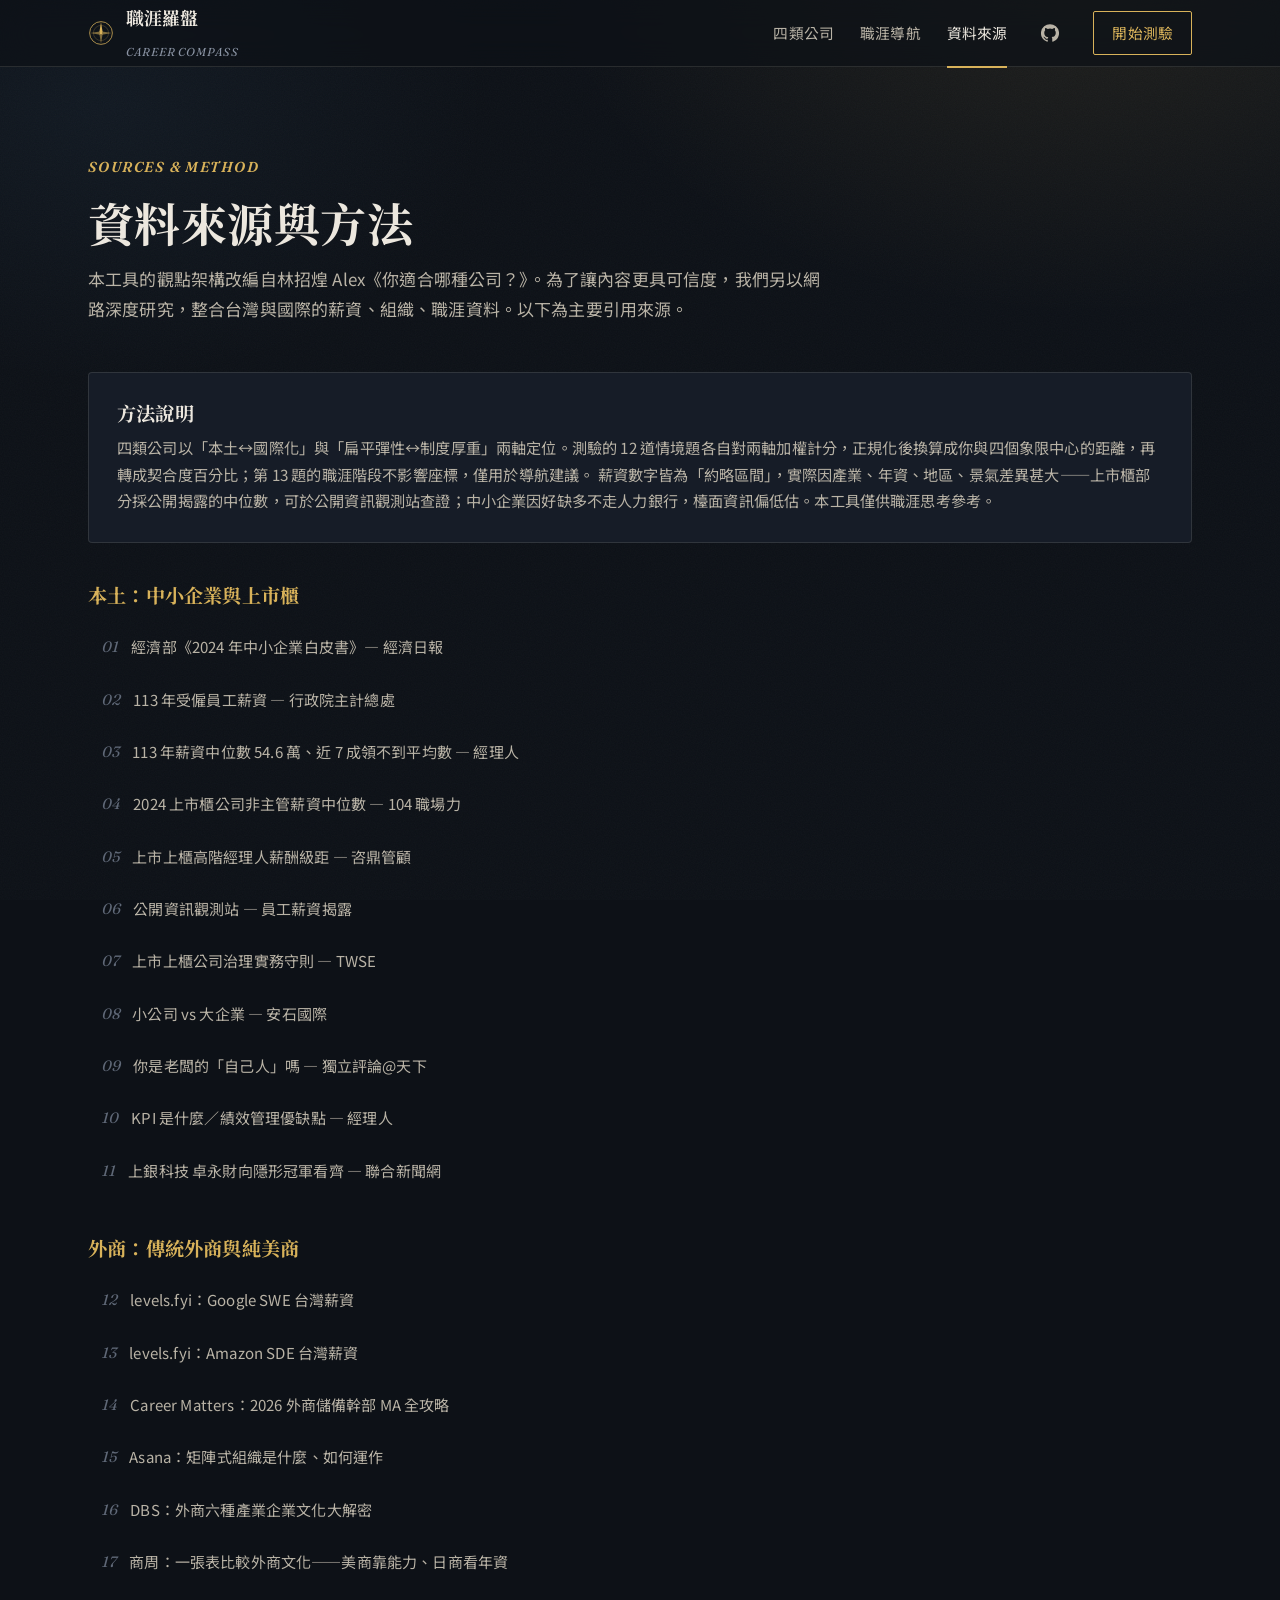
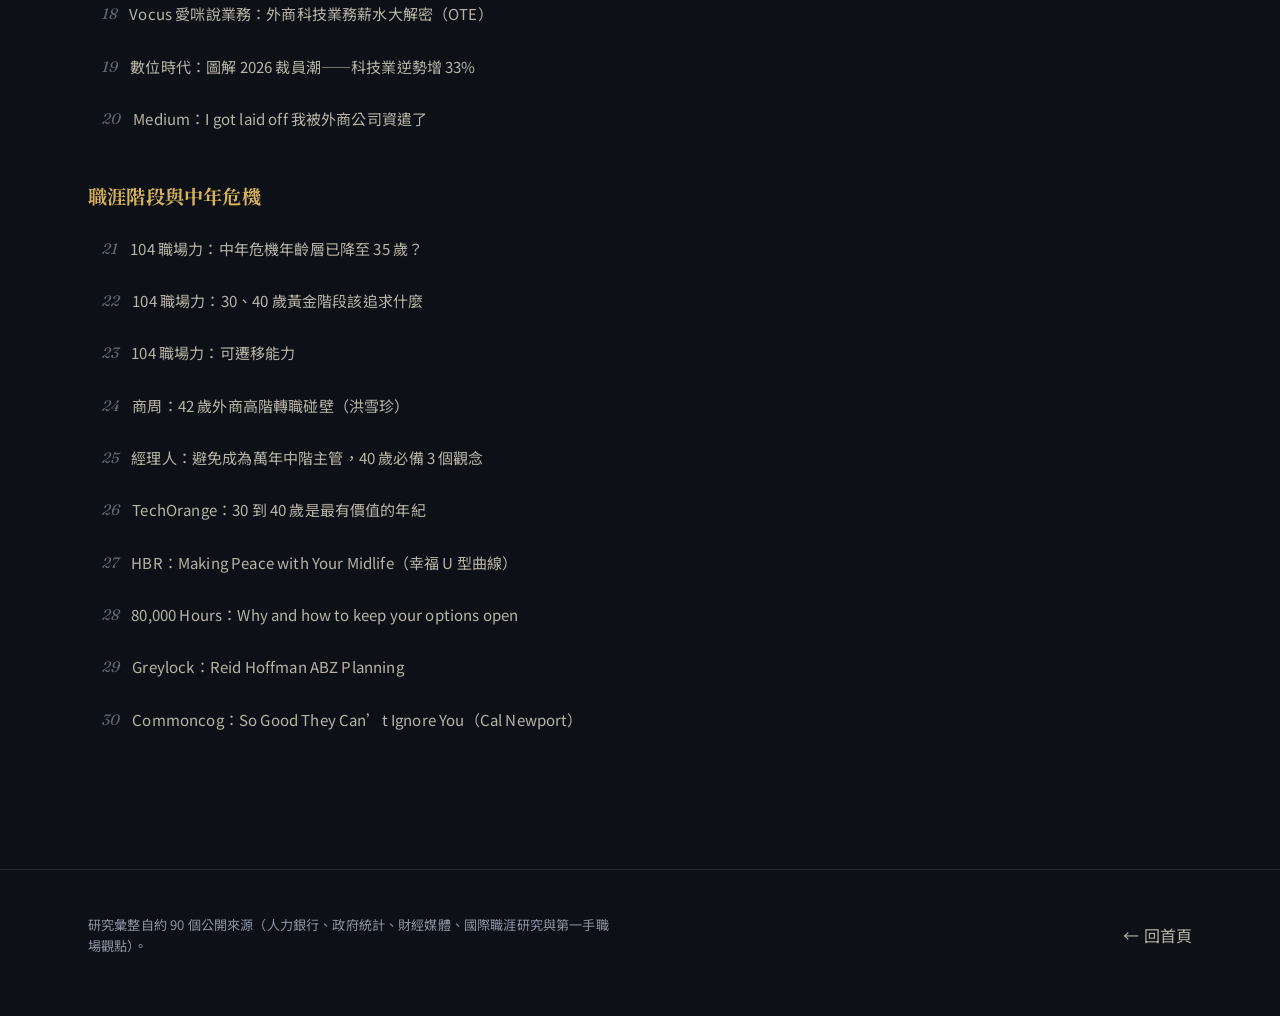
<file: sources.html>
<!DOCTYPE html>
<html lang="zh-Hant">
<head>
  <!-- ==== Google Analytics 4 (Measurement ID: G-ELCYE90BPN) ==== -->
  <script async src="https://www.googletagmanager.com/gtag/js?id=G-ELCYE90BPN"></script>
  <script>
    window.dataLayer = window.dataLayer || [];
    function gtag(){ dataLayer.push(arguments); }
    gtag('js', new Date());
    gtag('config', 'G-ELCYE90BPN');
  </script>

<meta charset="UTF-8" />
<meta name="viewport" content="width=device-width, initial-scale=1.0" />
<title>資料來源與方法 — 職涯羅盤</title>
<meta property="og:url" content="https://career-choice.peteraim.com/sources.html" />
<link rel="canonical" href="https://career-choice.peteraim.com/sources.html" />
<meta name="description" content="職涯羅盤的內容整合自 104、levels.fyi、主計總處、商周、HBR、80,000 Hours 等公開研究來源。" />
<link rel="preconnect" href="https://fonts.googleapis.com" />
<link rel="preconnect" href="https://fonts.gstatic.com" crossorigin />
<link href="https://fonts.googleapis.com/css2?family=Fraunces:ital,opsz,wght@0,9..144,500;0,9..144,600;1,9..144,500;1,9..144,600&family=Noto+Sans+TC:wght@400;500;700&family=Noto+Serif+TC:wght@500;700;900&display=swap" rel="stylesheet" />
<link rel="stylesheet" href="css/styles.css" />
  <meta property="og:image" content="https://career-choice.peteraim.com/og-image.png">
  <meta property="og:image:width" content="1200">
  <meta property="og:image:height" content="630">
  <meta name="twitter:image" content="https://career-choice.peteraim.com/og-image.png">
  <meta name="twitter:card" content="summary_large_image">
</head>
<body>

<header class="nav">
  <div class="wrap nav-inner">
    <a class="brand" href="index.html">
      <svg class="rose" viewBox="0 0 48 48" fill="none" aria-hidden="true">
        <circle cx="24" cy="24" r="21" stroke="currentColor" stroke-width="1.4"/>
        <circle cx="24" cy="24" r="14" stroke="currentColor" stroke-width="0.8" opacity="0.5"/>
        <path d="M24 4 L27 22 L24 24 L21 22 Z" fill="currentColor"/>
        <path d="M24 44 L21 26 L24 24 L27 26 Z" fill="currentColor" opacity="0.55"/>
        <path d="M4 24 L22 21 L24 24 L22 27 Z" fill="currentColor" opacity="0.55"/>
        <path d="M44 24 L26 27 L24 24 L26 21 Z" fill="currentColor" opacity="0.55"/>
        <circle cx="24" cy="24" r="2.4" fill="currentColor"/>
      </svg>
      <span>職涯羅盤<br><small>CAREER COMPASS</small></span>
    </a>
    <nav class="nav-links">
      <a href="companies.html">四類公司</a>
      <a href="navigator.html">職涯導航</a>
      <a href="sources.html">資料來源</a>
      <a class="nav-gh" href="https://github.com/tingwei161803/career-choice" target="_blank" rel="noopener" aria-label="GitHub repository">
        <svg width="18" height="18" viewBox="0 0 24 24" fill="currentColor" aria-hidden="true"><path d="M12 .3a12 12 0 0 0-3.79 23.4c.6.11.82-.26.82-.58v-2.03c-3.34.72-4.05-1.61-4.05-1.61-.54-1.4-1.33-1.77-1.33-1.77-1.09-.74.08-.73.08-.73 1.2.09 1.83 1.24 1.83 1.24 1.07 1.84 2.81 1.31 3.5 1 .11-.78.42-1.31.76-1.61-2.67-.3-5.47-1.33-5.47-5.93 0-1.31.47-2.38 1.24-3.22-.13-.31-.54-1.53.12-3.18 0 0 1.01-.32 3.3 1.23a11.5 11.5 0 0 1 6 0c2.29-1.55 3.3-1.23 3.3-1.23.66 1.65.25 2.87.12 3.18.77.84 1.24 1.91 1.24 3.22 0 4.61-2.81 5.63-5.48 5.92.43.37.81 1.1.81 2.22v3.29c0 .32.22.7.83.58A12 12 0 0 0 12 .3"/></svg>
      </a>
      <a class="nav-cta" href="quiz.html">開始測驗</a>
    </nav>
    <button class="nav-toggle" aria-label="選單">
      <svg width="26" height="26" viewBox="0 0 24 24" fill="none" stroke="currentColor" stroke-width="1.6"><path d="M3 6h18M3 12h18M3 18h18"/></svg>
    </button>
  </div>
</header>

<main>
<section class="section">
    <div class="wrap">
      <div class="section-head">
        <span class="section-num">SOURCES &amp; METHOD</span>
        <h2>資料來源與方法</h2>
        <p>本工具的觀點架構改編自林招煌 Alex《你適合哪種公司？》。為了讓內容更具可信度，我們另以網路深度研究，整合台灣與國際的薪資、組織、職涯資料。以下為主要引用來源。</p>
      </div>

      <div class="panel" style="margin-bottom:40px">
        <h3 style="margin-bottom:10px">方法說明</h3>
        <p style="color:var(--paper-dim);font-size:.95rem">
          四類公司以「本土↔國際化」與「扁平彈性↔制度厚重」兩軸定位。測驗的 12 道情境題各自對兩軸加權計分，正規化後換算成你與四個象限中心的距離，再轉成契合度百分比；第 13 題的職涯階段不影響座標，僅用於導航建議。
          薪資數字皆為「約略區間」，實際因產業、年資、地區、景氣差異甚大——上市櫃部分採公開揭露的中位數，可於公開資訊觀測站查證；中小企業因好缺多不走人力銀行，檯面資訊偏低估。本工具僅供職涯思考參考。
        </p>
      </div>

      <div id="src"><div class="src-group"><h3>本土：中小企業與上市櫃</h3><ul class="src-list"><li><a href="https://money.udn.com/money/story/10869/8393983" target="_blank" rel="noopener"><span class="idx">01</span><span>經濟部《2024 年中小企業白皮書》— 經濟日報</span></a></li><li><a href="https://www.dgbas.gov.tw/News_Content.aspx?n=3602&amp;s=234606" target="_blank" rel="noopener"><span class="idx">02</span><span>113 年受僱員工薪資 — 行政院主計總處</span></a></li><li><a href="https://www.managertoday.com.tw/articles/view/71321" target="_blank" rel="noopener"><span class="idx">03</span><span>113 年薪資中位數 54.6 萬、近 7 成領不到平均數 — 經理人</span></a></li><li><a href="https://blog.104.com.tw/2025-median-salary-listed-company/" target="_blank" rel="noopener"><span class="idx">04</span><span>2024 上市櫃公司非主管薪資中位數 — 104 職場力</span></a></li><li><a href="https://getconsultant.com/articles/%E4%B8%8A%E5%B8%82%E4%B8%8A%E6%AB%83%E5%85%AC%E5%8F%B8%E9%AB%98%E9%9A%8E%E7%B6%93%E7%90%86%E4%BA%BA%E8%96%AA%E9%85%AC%E7%B4%9A%E8%B7%9D%E7%9A%84%E6%95%A3%E4%BD%88/" target="_blank" rel="noopener"><span class="idx">05</span><span>上市上櫃高階經理人薪酬級距 — 咨鼎管顧</span></a></li><li><a href="https://mopsov.twse.com.tw/mops/web/t100sb15" target="_blank" rel="noopener"><span class="idx">06</span><span>公開資訊觀測站 — 員工薪資揭露</span></a></li><li><a href="https://twse-regulation.twse.com.tw/m/LawContent.aspx?FID=FL020553" target="_blank" rel="noopener"><span class="idx">07</span><span>上市上櫃公司治理實務守則 — TWSE</span></a></li><li><a href="https://www.enspyre.com/blog/startups/%E5%B0%8F%E5%85%AC%E5%8F%B8%E5%A4%A7%E4%BC%81%E6%A5%AD/" target="_blank" rel="noopener"><span class="idx">08</span><span>小公司 vs 大企業 — 安石國際</span></a></li><li><a href="https://opinion.cw.com.tw/blog/profile/222/article/4732" target="_blank" rel="noopener"><span class="idx">09</span><span>你是老闆的「自己人」嗎 — 獨立評論@天下</span></a></li><li><a href="https://www.managertoday.com.tw/articles/view/58229" target="_blank" rel="noopener"><span class="idx">10</span><span>KPI 是什麼／績效管理優缺點 — 經理人</span></a></li><li><a href="https://udn.com/news/story/7241/6925278" target="_blank" rel="noopener"><span class="idx">11</span><span>上銀科技 卓永財向隱形冠軍看齊 — 聯合新聞網</span></a></li></ul></div><div class="src-group"><h3>外商：傳統外商與純美商</h3><ul class="src-list"><li><a href="https://www.levels.fyi/companies/google/salaries/software-engineer/locations/taiwan" target="_blank" rel="noopener"><span class="idx">12</span><span>levels.fyi：Google SWE 台灣薪資</span></a></li><li><a href="https://www.levels.fyi/companies/amazon/salaries/software-engineer/locations/taiwan" target="_blank" rel="noopener"><span class="idx">13</span><span>levels.fyi：Amazon SDE 台灣薪資</span></a></li><li><a href="https://energymatters.biz/1669/" target="_blank" rel="noopener"><span class="idx">14</span><span>Career Matters：2026 外商儲備幹部 MA 全攻略</span></a></li><li><a href="https://asana.com/zh-tw/resources/matrix-organization" target="_blank" rel="noopener"><span class="idx">15</span><span>Asana：矩陣式組織是什麼、如何運作</span></a></li><li><a href="https://www.dbs.com.tw/insights/post/job-5-foreign-company/index.html" target="_blank" rel="noopener"><span class="idx">16</span><span>DBS：外商六種產業企業文化大解密</span></a></li><li><a href="https://www.businessweekly.com.tw/careers/blog/16901" target="_blank" rel="noopener"><span class="idx">17</span><span>商周：一張表比較外商文化——美商靠能力、日商看年資</span></a></li><li><a href="https://vocus.cc/article/686d4a7ffd89780001de7d5d" target="_blank" rel="noopener"><span class="idx">18</span><span>Vocus 愛咪說業務：外商科技業務薪水大解密（OTE）</span></a></li><li><a href="https://www.bnext.com.tw/article/90968/us-corporate-layoffs-2026-tech-ai-restructuring" target="_blank" rel="noopener"><span class="idx">19</span><span>數位時代：圖解 2026 裁員潮——科技業逆勢增 33%</span></a></li><li><a href="https://medium.com/@mandy880128/i-got-laid-off-%E6%88%91%E8%A2%AB%E5%A4%96%E5%95%86%E5%85%AC%E5%8F%B8%E8%B3%87%E9%81%A3%E4%BA%86-ca963ed1d086" target="_blank" rel="noopener"><span class="idx">20</span><span>Medium：I got laid off 我被外商公司資遣了</span></a></li></ul></div><div class="src-group"><h3>職涯階段與中年危機</h3><ul class="src-list"><li><a href="https://blog.104.com.tw/the-35-year-old-workplace-crisis/" target="_blank" rel="noopener"><span class="idx">21</span><span>104 職場力：中年危機年齡層已降至 35 歲？</span></a></li><li><a href="https://blog.104.com.tw/30-to-40-career-planning/" target="_blank" rel="noopener"><span class="idx">22</span><span>104 職場力：30、40 歲黃金階段該追求什麼</span></a></li><li><a href="https://blog.104.com.tw/transferable-skills-career-growth/" target="_blank" rel="noopener"><span class="idx">23</span><span>104 職場力：可遷移能力</span></a></li><li><a href="https://www.businessweekly.com.tw/careers/blog/3001666" target="_blank" rel="noopener"><span class="idx">24</span><span>商周：42 歲外商高階轉職碰壁（洪雪珍）</span></a></li><li><a href="https://www.managertoday.com.tw/articles/view/54490" target="_blank" rel="noopener"><span class="idx">25</span><span>經理人：避免成為萬年中階主管，40 歲必備 3 個觀念</span></a></li><li><a href="https://buzzorange.com/techorange/2022/04/22/learning-jerry/" target="_blank" rel="noopener"><span class="idx">26</span><span>TechOrange：30 到 40 歲是最有價值的年紀</span></a></li><li><a href="https://hbr.org/podcast/2024/01/making-peace-with-your-midlife-midcareer-self" target="_blank" rel="noopener"><span class="idx">27</span><span>HBR：Making Peace with Your Midlife（幸福 U 型曲線）</span></a></li><li><a href="https://80000hours.org/articles/keeping-options-open/" target="_blank" rel="noopener"><span class="idx">28</span><span>80,000 Hours：Why and how to keep your options open</span></a></li><li><a href="https://greylock.com/greymatter/reid-hoffman-abzplanning/" target="_blank" rel="noopener"><span class="idx">29</span><span>Greylock：Reid Hoffman ABZ Planning</span></a></li><li><a href="https://commoncog.com/so-good-they-cant-ignore-you/" target="_blank" rel="noopener"><span class="idx">30</span><span>Commoncog：So Good They Can’t Ignore You（Cal Newport）</span></a></li></ul></div></div>
    </div>
  </section>
</main>

<footer class="footer">
  <div class="wrap footer-inner">
    <div class="small">研究彙整自約 90 個公開來源（人力銀行、政府統計、財經媒體、國際職涯研究與第一手職場觀點）。</div>
    <div><a href="index.html">← 回首頁</a></div>
  </div>
</footer>

<noscript><div class="wrap" style="padding:40px 0;color:var(--paper-dim)">來源清單需要啟用 JavaScript。</div></noscript>
<script src="js/data.js"></script>
<script src="js/main.js"></script>
<script>
(function () {
  if (!window.CC) return;
  var root = document.getElementById('src');
  root.innerHTML = '';
  var n = 1;
  CC.SOURCES.forEach(function (g) {
    var sec = document.createElement('div');
    sec.className = 'src-group';
    var items = g.items.map(function (it) {
      var idx = (n < 10 ? '0' : '') + n; n++;
      return '<li><a href="' + it.u + '" target="_blank" rel="noopener"><span class="idx">' + idx + '</span><span>' + it.t + '</span></a></li>';
    }).join('');
    sec.innerHTML = '<h3>' + g.group + '</h3><ul class="src-list">' + items + '</ul>';
    root.appendChild(sec);
  });
})();
</script>
</body>
</html>
</file>
<file: css/styles.css>
/* =========================================================================
   Career Compass — 設計系統「墨色羅盤 / Editorial Compass」
   深墨藍底 · 羅盤金強調 · 編輯雜誌感襯線標題 · 四類公司識別色
   ========================================================================= */

:root {
  /* 底色層次 */
  --ink-900: #0d1117;
  --ink-850: #11161f;
  --ink-800: #161c27;
  --ink-700: #1d2530;
  --ink-600: #283140;
  --line: rgba(232, 226, 211, 0.12);
  --line-strong: rgba(232, 226, 211, 0.22);

  /* 文字 */
  --paper: #ece7de;       /* 暖白 */
  --paper-dim: #b9b3a6;
  --muted: #8a93a3;
  --muted-2: #5f6877;

  /* 強調：羅盤金 */
  --gold: #d8b25a;
  --gold-bright: #ecc873;
  --gold-soft: rgba(216, 178, 90, 0.14);

  /* 四類公司 */
  --c-sme: #c8643c;       /* 中小：土橙 */
  --c-listed: #4a7ba6;    /* 上市櫃：鋼藍 */
  --c-mnc: #2e8b7a;       /* 傳統外商：墨綠 */
  --c-us: #b23a48;        /* 純美商：酒紅 */

  /* 字型 */
  --serif: "Noto Serif TC", "Songti TC", serif;
  --sans: "Noto Sans TC", -apple-system, "PingFang TC", "Microsoft JhengHei", sans-serif;
  --latin: "Fraunces", "Noto Serif TC", serif;

  --maxw: 1160px;
  --radius: 4px;
  --ease: cubic-bezier(0.22, 0.61, 0.36, 1);
}

* { box-sizing: border-box; margin: 0; padding: 0; }

html { scroll-behavior: smooth; }

body {
  background: var(--ink-900);
  color: var(--paper);
  font-family: var(--sans);
  font-size: 16px;
  line-height: 1.75;
  letter-spacing: 0.01em;
  -webkit-font-smoothing: antialiased;
  overflow-x: hidden;
  /* 氛圍：細微金色徑向光暈 + 噪點 */
  background-image:
    radial-gradient(900px 600px at 85% -5%, rgba(216, 178, 90, 0.10), transparent 60%),
    radial-gradient(700px 500px at 8% 12%, rgba(74, 123, 166, 0.08), transparent 55%);
  background-attachment: fixed;
}

/* 噪點顆粒覆層 */
body::before {
  content: "";
  position: fixed; inset: 0; z-index: 0; pointer-events: none;
  opacity: 0.035;
  background-image: url("data:image/svg+xml,%3Csvg xmlns='http://www.w3.org/2000/svg' width='120' height='120'%3E%3Cfilter id='n'%3E%3CfeTurbulence type='fractalNoise' baseFrequency='0.85' numOctaves='3'/%3E%3C/filter%3E%3Crect width='100%25' height='100%25' filter='url(%23n)'/%3E%3C/svg%3E");
}

img { max-width: 100%; display: block; }
a { color: inherit; text-decoration: none; }

.wrap { max-width: var(--maxw); margin: 0 auto; padding: 0 28px; position: relative; z-index: 1; }

/* ---------- 字體基礎 ---------- */
h1, h2, h3, h4 { font-family: var(--serif); font-weight: 700; line-height: 1.22; letter-spacing: 0.01em; }
.serif { font-family: var(--serif); }
.latin { font-family: var(--latin); font-optical-sizing: auto; }

.eyebrow {
  font-family: var(--latin); font-style: italic;
  color: var(--gold); font-size: 0.95rem; letter-spacing: 0.06em;
  display: inline-flex; align-items: center; gap: 0.6em;
}
.eyebrow::before {
  content: ""; width: 34px; height: 1px; background: var(--gold); opacity: 0.7;
}

.section-num {
  font-family: var(--latin); font-weight: 600; font-style: italic;
  color: var(--gold); font-size: 0.9rem; letter-spacing: 0.1em;
}

/* ---------- 頂部導覽 ---------- */
.nav {
  position: sticky; top: 0; z-index: 50;
  backdrop-filter: blur(14px);
  background: rgba(13, 17, 23, 0.72);
  border-bottom: 1px solid var(--line);
}
.nav-inner { display: flex; align-items: center; justify-content: space-between; height: 66px; }
.brand { display: flex; align-items: center; gap: 12px; font-family: var(--serif); font-weight: 700; font-size: 1.12rem; }
.brand .rose { width: 26px; height: 26px; color: var(--gold); animation: spin 36s linear infinite; }
.brand small { font-family: var(--latin); font-style: italic; color: var(--muted); font-weight: 400; font-size: 0.72rem; letter-spacing: 0.08em; }
@keyframes spin { to { transform: rotate(360deg); } }

.nav-links { display: flex; align-items: center; gap: 26px; }
.nav-links a { color: var(--paper-dim); font-size: 0.92rem; position: relative; transition: color 0.25s; }
.nav-links a:hover, .nav-links a.active { color: var(--paper); }
.nav-links a.active::after {
  content: ""; position: absolute; left: 0; right: 0; bottom: -22px; height: 2px; background: var(--gold);
}
.nav-cta {
  border: 1px solid var(--gold); color: var(--gold) !important;
  padding: 8px 18px; border-radius: 2px; font-size: 0.88rem;
  transition: all 0.25s var(--ease);
}
.nav-cta:hover { background: var(--gold); color: var(--ink-900) !important; }
.nav-gh {
  display: inline-flex; align-items: center; justify-content: center;
  width: 34px; height: 34px; color: var(--paper-dim);
  border-radius: 50%; transition: color 0.25s, background 0.25s;
}
.nav-gh:hover { color: var(--gold); background: var(--ink-700); }
.nav-gh svg { display: block; }
.nav-toggle { display: none; background: none; border: 0; color: var(--paper); cursor: pointer; }

/* ---------- 按鈕 ---------- */
.btn {
  display: inline-flex; align-items: center; gap: 0.6em;
  font-family: var(--sans); font-weight: 500; font-size: 1rem;
  padding: 15px 30px; border-radius: 2px; cursor: pointer;
  border: 1px solid transparent; transition: all 0.28s var(--ease);
}
.btn-gold { background: var(--gold); color: var(--ink-900); }
.btn-gold:hover { background: var(--gold-bright); transform: translateY(-2px); box-shadow: 0 12px 30px -12px var(--gold); }
.btn-ghost { border-color: var(--line-strong); color: var(--paper); }
.btn-ghost:hover { border-color: var(--gold); color: var(--gold); }
.btn .arrow { transition: transform 0.28s var(--ease); }
.btn:hover .arrow { transform: translateX(4px); }

/* ---------- Hero ---------- */
.hero { position: relative; padding: 96px 0 72px; }
.hero-grid { display: grid; grid-template-columns: 1.15fr 0.85fr; gap: 56px; align-items: center; }
.hero h1 {
  font-size: clamp(2.6rem, 6vw, 4.6rem); line-height: 1.06; margin: 22px 0 8px;
}
.hero h1 .accent { color: var(--gold); font-style: italic; font-family: var(--latin); }
.hero .lede { color: var(--paper-dim); font-size: 1.16rem; max-width: 30em; margin: 22px 0 18px; }
.hero .byline { color: var(--muted); font-size: 0.9rem; margin-bottom: 30px; }
.hero-cta { display: flex; gap: 14px; flex-wrap: wrap; }

/* 羅盤視覺 */
.compass-art { position: relative; aspect-ratio: 1; max-width: 420px; margin-left: auto; }
.compass-art svg { width: 100%; height: auto; overflow: visible; }

/* ---------- 區塊標題 ---------- */
.section { padding: 84px 0; position: relative; }
.section-head { max-width: 46em; margin-bottom: 48px; }
.section-head h2 { font-size: clamp(1.9rem, 3.6vw, 2.9rem); margin: 14px 0 14px; }
.section-head p { color: var(--paper-dim); font-size: 1.06rem; }
.divider { height: 1px; background: var(--line); border: 0; }

/* ---------- 四類公司卡 ---------- */
.cards-4 { display: grid; grid-template-columns: repeat(4, 1fr); gap: 18px; }
.ccard {
  position: relative; background: var(--ink-800); border: 1px solid var(--line);
  border-radius: var(--radius); padding: 26px 22px 24px; overflow: hidden;
  transition: transform 0.3s var(--ease), border-color 0.3s, box-shadow 0.3s;
}
.ccard { --co: var(--gold); }
.ccard::before { content: ""; position: absolute; left: 0; top: 0; bottom: 0; width: 3px; background: var(--co); }
.ccard:hover { transform: translateY(-6px); border-color: var(--co); box-shadow: 0 24px 48px -28px rgba(0,0,0,0.8); }
.ccard .qd { font-family: var(--latin); font-style: italic; color: var(--muted); font-size: 0.78rem; letter-spacing: 0.05em; }
.ccard h3 { font-size: 1.32rem; margin: 6px 0 4px; }
.ccard .ability { display: inline-block; color: var(--co); font-weight: 600; font-size: 0.9rem; margin-bottom: 12px; }
.ccard p { color: var(--paper-dim); font-size: 0.92rem; line-height: 1.7; }
.ccard .num { position: absolute; right: 16px; top: 12px; font-family: var(--latin); font-style: italic; font-size: 2.4rem; color: var(--line-strong); }

/* ---------- 公司深度剖析 ---------- */
.company-block { padding: 64px 0; border-top: 1px solid var(--line); position: relative; }
.company-head { display: flex; align-items: baseline; gap: 18px; flex-wrap: wrap; margin-bottom: 8px; }
.company-head .ord { font-family: var(--latin); font-style: italic; font-size: 2.4rem; color: var(--co); }
.company-head h2 { font-size: clamp(1.8rem, 4vw, 2.6rem); }
.company-head .pill {
  font-size: 0.8rem; color: var(--co); border: 1px solid var(--co);
  padding: 4px 12px; border-radius: 999px; letter-spacing: 0.04em;
}
.company-lead { color: var(--paper-dim); font-size: 1.08rem; max-width: 44em; margin: 6px 0 32px; }
.dim-grid { display: grid; grid-template-columns: repeat(2, 1fr); gap: 16px; margin-bottom: 30px; }
.dim {
  background: var(--ink-850); border: 1px solid var(--line); border-radius: var(--radius);
  padding: 22px 22px; transition: border-color 0.25s;
}
.dim:hover { border-color: var(--co); }
.dim h4 { font-size: 1.04rem; color: var(--co); margin-bottom: 8px; display: flex; align-items: center; gap: 8px; }
.dim h4::before { content: ""; width: 6px; height: 6px; border-radius: 50%; background: var(--co); }
.dim p { color: var(--paper-dim); font-size: 0.93rem; }

.info-cols { display: grid; grid-template-columns: 1.1fr 0.9fr; gap: 24px; }
.salary-table { width: 100%; border-collapse: collapse; }
.salary-table th { text-align: left; font-family: var(--sans); font-weight: 600; color: var(--muted); font-size: 0.8rem; padding: 0 0 10px; border-bottom: 1px solid var(--line); letter-spacing: 0.04em; }
.salary-table td { padding: 13px 0; border-bottom: 1px solid var(--line); vertical-align: top; }
.salary-table .lv { font-weight: 600; white-space: nowrap; padding-right: 16px; }
.salary-table .rg { font-family: var(--latin); color: var(--gold-bright); white-space: nowrap; padding-right: 16px; }
.salary-table .nt { color: var(--muted); font-size: 0.84rem; }
.salary-foot { color: var(--muted); font-size: 0.85rem; margin-top: 12px; line-height: 1.6; }

.proscons { display: grid; gap: 16px; }
.pc h5 { font-size: 0.82rem; letter-spacing: 0.08em; color: var(--muted); margin-bottom: 10px; text-transform: uppercase; }
.pc ul { list-style: none; display: grid; gap: 7px; }
.pc li { font-size: 0.9rem; color: var(--paper-dim); padding-left: 22px; position: relative; }
.pc.pros li::before { content: "＋"; position: absolute; left: 0; color: var(--c-mnc); font-weight: 700; }
.pc.cons li::before { content: "－"; position: absolute; left: 0; color: var(--c-us); font-weight: 700; }

.fit-row { display: flex; gap: 28px; flex-wrap: wrap; margin-top: 28px; padding-top: 24px; border-top: 1px dashed var(--line); }
.fit-row .fb { flex: 1; min-width: 220px; }
.fit-row .fb .k { color: var(--co); font-weight: 600; font-size: 0.82rem; letter-spacing: 0.06em; margin-bottom: 6px; }
.fit-row .fb .v { color: var(--paper-dim); font-size: 0.92rem; }
.tags { display: flex; flex-wrap: wrap; gap: 8px; margin-top: 4px; }
.tags span { font-size: 0.8rem; color: var(--paper-dim); background: var(--co-soft, var(--gold-soft)); border: 1px solid var(--line); padding: 4px 11px; border-radius: 999px; }

/* ---------- 金句 ---------- */
.quote-band { padding: 80px 0; border-top: 1px solid var(--line); border-bottom: 1px solid var(--line); background: var(--ink-850); }
.bigquote { font-family: var(--serif); font-size: clamp(1.5rem, 3.4vw, 2.4rem); line-height: 1.45; max-width: 22em; }
.bigquote .mark { color: var(--gold); font-family: var(--latin); }
.bigquote + .by { color: var(--muted); margin-top: 18px; font-size: 0.95rem; }

/* ---------- 測驗 ---------- */
.quiz-shell { max-width: 760px; margin: 0 auto; padding: 60px 0 100px; }
.progress { height: 3px; background: var(--ink-700); border-radius: 999px; overflow: hidden; margin-bottom: 8px; }
.progress > i { display: block; height: 100%; width: 0; background: linear-gradient(90deg, var(--gold), var(--gold-bright)); transition: width 0.5s var(--ease); }
.progress-meta { display: flex; justify-content: space-between; color: var(--muted); font-size: 0.82rem; margin-bottom: 40px; font-family: var(--latin); font-style: italic; }

.qcard { animation: rise 0.5s var(--ease) both; }
@keyframes rise { from { opacity: 0; transform: translateY(18px); } to { opacity: 1; transform: none; } }
.qcard .qn { font-family: var(--latin); font-style: italic; color: var(--gold); font-size: 1rem; }
.qcard h2 { font-size: clamp(1.5rem, 3.4vw, 2.1rem); margin: 10px 0 30px; }
.opts { display: grid; gap: 13px; }
.opt {
  text-align: left; width: 100%; cursor: pointer;
  background: var(--ink-800); border: 1px solid var(--line); border-radius: var(--radius);
  padding: 18px 20px; color: var(--paper); font-family: var(--sans); font-size: 1.02rem; line-height: 1.5;
  display: flex; align-items: center; gap: 16px;
  transition: all 0.22s var(--ease);
}
.opt .mk {
  flex: none; width: 30px; height: 30px; border-radius: 50%; border: 1px solid var(--line-strong);
  display: grid; place-items: center; font-family: var(--latin); font-style: italic; color: var(--muted); font-size: 0.95rem;
  transition: all 0.22s var(--ease);
}
.opt:hover { border-color: var(--gold); transform: translateX(4px); background: var(--ink-700); }
.opt:hover .mk { border-color: var(--gold); color: var(--gold); }
.opt.sel { border-color: var(--gold); background: var(--gold-soft); }
.opt.sel .mk { background: var(--gold); color: var(--ink-900); border-color: var(--gold); }
.quiz-nav { display: flex; justify-content: space-between; margin-top: 34px; }
.quiz-nav .lnk { background: none; border: 0; color: var(--muted); cursor: pointer; font-size: 0.95rem; font-family: var(--sans); }
.quiz-nav .lnk:hover { color: var(--paper); }
.quiz-nav .lnk:disabled { opacity: 0; pointer-events: none; }

/* ---------- 結果頁 ---------- */
.result-hero { padding: 70px 0 30px; text-align: center; }
.result-hero .eyebrow { justify-content: center; }
.result-hero h1 { font-size: clamp(2.2rem, 6vw, 4rem); margin: 14px 0 6px; }
.result-hero h1 .nm { color: var(--co); }
.result-hero .ability-line { color: var(--paper-dim); font-size: 1.12rem; max-width: 34em; margin: 14px auto 0; }

.result-grid { display: grid; grid-template-columns: 1fr 1fr; gap: 22px; margin-top: 18px; }
.panel { background: var(--ink-800); border: 1px solid var(--line); border-radius: var(--radius); padding: 28px; }
.panel h3 { font-size: 1.2rem; margin-bottom: 4px; }
.panel .sub { color: var(--muted); font-size: 0.86rem; margin-bottom: 20px; }
.panel.full { grid-column: 1 / -1; }

.match-row { display: flex; align-items: center; gap: 14px; margin-bottom: 14px; }
.match-row .nm { width: 96px; flex: none; font-size: 0.92rem; }
.match-row .bar { flex: 1; height: 9px; background: var(--ink-700); border-radius: 999px; overflow: hidden; }
.match-row .bar > i { display: block; height: 100%; width: 0; border-radius: 999px; transition: width 0.9s var(--ease); }
.match-row .pct { width: 48px; text-align: right; font-family: var(--latin); color: var(--paper); }

.advice-box { background: var(--co-soft, var(--gold-soft)); border: 1px solid var(--line); border-left: 3px solid var(--co); border-radius: var(--radius); padding: 22px 24px; }
.advice-box .k { color: var(--co); font-weight: 600; margin-bottom: 8px; }
.advice-box p { color: var(--paper-dim); font-size: 0.96rem; }

.result-actions { display: flex; gap: 14px; justify-content: center; flex-wrap: wrap; margin: 44px 0 10px; }

/* ---------- 導航 / 時間軸 ---------- */
.timeline { position: relative; margin: 20px 0; }
.timeline::before { content: ""; position: absolute; left: 18px; top: 8px; bottom: 8px; width: 2px; background: var(--line); }
.tl-item { position: relative; padding: 0 0 38px 56px; }
.tl-item .dot { position: absolute; left: 9px; top: 4px; width: 20px; height: 20px; border-radius: 50%; background: var(--ink-900); border: 2px solid var(--gold); }
.tl-item .age { font-family: var(--latin); font-style: italic; color: var(--gold); font-size: 1.3rem; }
.tl-item .ph { color: var(--muted); font-size: 0.85rem; margin-bottom: 8px; }
.tl-item h3 { font-size: 1.2rem; margin-bottom: 8px; }
.tl-item p { color: var(--paper-dim); font-size: 0.96rem; max-width: 48em; }
.tl-item .recos { display: flex; gap: 8px; margin-top: 12px; flex-wrap: wrap; }
.tl-item .recos span { font-size: 0.82rem; padding: 5px 13px; border-radius: 999px; border: 1px solid; }

/* 中年危機數據 */
.facts { display: grid; grid-template-columns: repeat(4, 1fr); gap: 16px; }
.fact { background: var(--ink-800); border: 1px solid var(--line); border-radius: var(--radius); padding: 24px 20px; }
.fact .n { font-family: var(--latin); font-size: 2.1rem; color: var(--c-us); font-weight: 600; line-height: 1; }
.fact .d { color: var(--paper-dim); font-size: 0.88rem; margin-top: 12px; }

.checklist { width: 100%; border-collapse: collapse; margin-top: 8px; }
.checklist th, .checklist td { padding: 13px 16px; border-bottom: 1px solid var(--line); text-align: left; vertical-align: top; font-size: 0.92rem; }
.checklist th { color: var(--muted); font-family: var(--sans); font-weight: 600; font-size: 0.8rem; letter-spacing: 0.04em; }
.checklist th.plat { color: var(--c-listed); }
.checklist th.self { color: var(--gold); }
.checklist .q { color: var(--paper); }
.checklist .pv { color: var(--muted); }
.checklist .sv { color: var(--paper-dim); }

/* ---------- 來源頁 ---------- */
.src-group { margin-bottom: 40px; }
.src-group h3 { font-size: 1.2rem; margin-bottom: 16px; color: var(--gold); }
.src-list { list-style: none; display: grid; gap: 2px; }
.src-list li a { display: flex; gap: 12px; padding: 12px 14px; border-radius: var(--radius); color: var(--paper-dim); font-size: 0.94rem; transition: background 0.2s, color 0.2s; }
.src-list li a:hover { background: var(--ink-800); color: var(--paper); }
.src-list li a .idx { font-family: var(--latin); font-style: italic; color: var(--muted-2); flex: none; }
.src-list li a:hover .idx { color: var(--gold); }

/* ---------- 頁尾 ---------- */
.footer { border-top: 1px solid var(--line); padding: 44px 0 60px; color: var(--muted); }
.footer-inner { display: flex; justify-content: space-between; gap: 24px; flex-wrap: wrap; align-items: center; }
.footer a { color: var(--paper-dim); }
.footer a:hover { color: var(--gold); }
.footer .small { font-size: 0.82rem; max-width: 40em; line-height: 1.6; }

/* ---------- SVG 圖表動畫 ---------- */
@keyframes radarIn { from { transform: scale(0.2); opacity: 0; } to { transform: scale(1); opacity: 1; } }
@keyframes dotIn { from { transform: scale(0); opacity: 0; } to { transform: scale(1); opacity: 1; } }
@keyframes pulse { 0%,100% { transform: scale(1); opacity: 0.7; } 50% { transform: scale(1.35); opacity: 0.25; } }
.radar-wrap, .map-wrap { display: flex; justify-content: center; }
.radar-wrap svg, .map-wrap svg { width: 100%; max-width: 360px; height: auto; }

/* ---------- scroll reveal ---------- */
.reveal { opacity: 0; transform: translateY(26px); transition: opacity 0.7s var(--ease), transform 0.7s var(--ease); }
.reveal.in { opacity: 1; transform: none; }

/* ---------- RWD ---------- */
@media (max-width: 920px) {
  .hero-grid { grid-template-columns: 1fr; gap: 30px; }
  .compass-art { max-width: 320px; margin: 0 auto; }
  .cards-4 { grid-template-columns: repeat(2, 1fr); }
  .dim-grid, .info-cols, .result-grid { grid-template-columns: 1fr; }
  .facts { grid-template-columns: repeat(2, 1fr); }
  .nav-links { display: none; }
  .nav-toggle { display: block; }
}
@media (max-width: 560px) {
  .wrap { padding: 0 18px; }
  .cards-4, .facts { grid-template-columns: 1fr; }
  .company-head .ord { font-size: 1.8rem; }
  .checklist th:first-child, .checklist td:first-child { display: none; }
}
</file>
